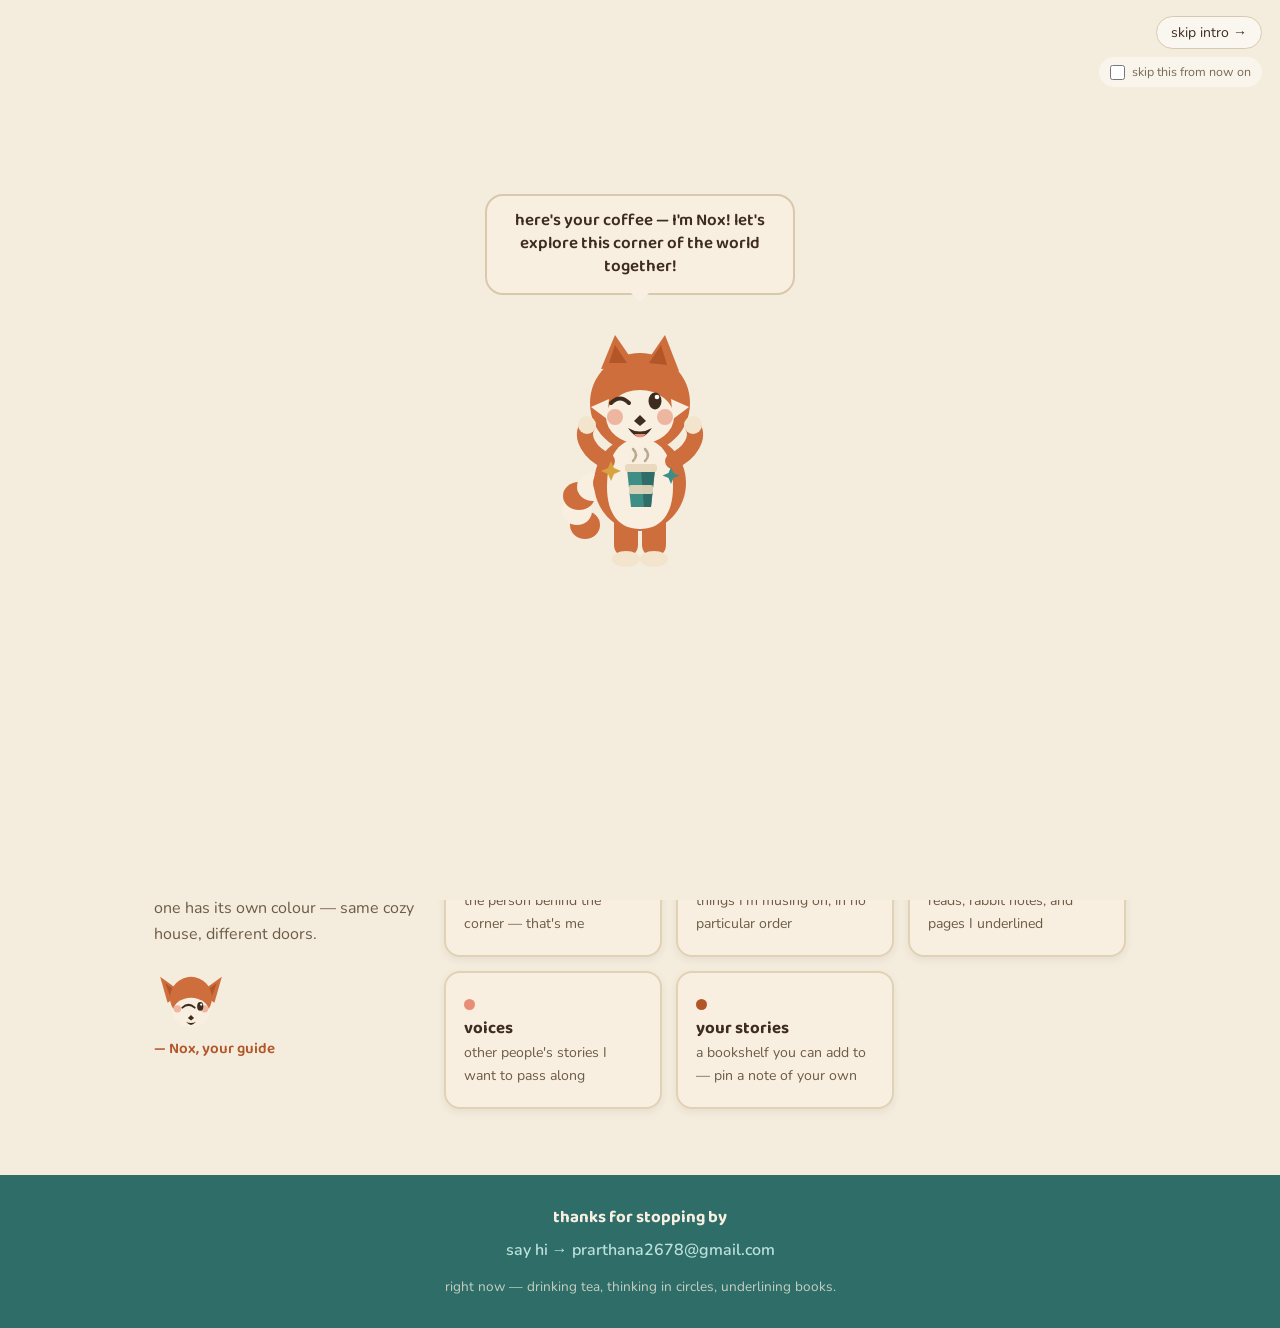
<file: index.html>
<!DOCTYPE html>
<html lang="en">
<head>
<meta charset="UTF-8">
<meta name="viewport" content="width=device-width, initial-scale=1.0">
<title>Prarthana's corner · a cozy corner of the internet</title>

<!-- shared fonts + shared stylesheet (every page uses style.css) -->
<link rel="preconnect" href="https://fonts.googleapis.com">
<link rel="preconnect" href="https://fonts.gstatic.com" crossorigin>
<link href="https://fonts.googleapis.com/css2?family=Baloo+2:wght@500;600;700&family=Nunito:wght@400;600&display=swap" rel="stylesheet">
<link rel="stylesheet" href="style.css">

<style>
/* ============================================================
   The welcome cover — Nox the fox walking in.
   This bit is only on the homepage, so it lives here in
   index.html instead of style.css.
   ============================================================ */

/* while the intro plays, lock the page so you can't scroll behind it */
body:not(.revealed){ overflow:hidden; height:100vh; }
body.revealed{ overflow-y:auto; height:auto; }

/* full-screen paper cover. Slides up out of the way when revealed */
.welcome{
  position:fixed; inset:0; z-index:50;
  background:var(--paper);
  overflow:hidden;
  transition:transform .9s ease .1s;
}
body.revealed .welcome{ transform:translateY(-101%); }

/* the animation stage inside the cover */
.intro{ position:absolute; inset:0; display:flex; align-items:center; justify-content:center; }

.controls{ position:absolute; top:16px; right:18px; z-index:9; display:flex; flex-direction:column; align-items:flex-end; gap:8px; }
.skip{ font-family:'Nunito',sans-serif; font-size:14px; color:var(--ink);
  background:rgba(255,255,255,.55); border:1.5px solid #d8c8ad; padding:6px 14px; border-radius:20px; cursor:pointer; }
.skip:hover{ background:#fff; }
.remember{ display:flex; align-items:center; gap:7px; font-size:12.5px; color:#7a6a54;
  background:rgba(255,255,255,.45); padding:5px 11px; border-radius:16px; cursor:pointer; user-select:none; }
.remember input{ accent-color:var(--fur); width:15px; height:15px; cursor:pointer; }

.walker{ transform:translateX(-140%); }
.play .walker{ animation:walkIn 2s cubic-bezier(.22,.61,.36,1) forwards; }
.play .bob{ animation:bob .5s ease-in-out 4; }
.dance{ transform-origin:50% 100%; }
.play .dance{ animation:dance 1.6s ease 2.1s forwards; }

.mascot{ width:250px; height:auto; display:block; }

/* the legs actually walk: they swing in opposite phase */
.legL,.legR{ transform-box:fill-box; transform-origin:50% 8%; }
.play .legL{ animation:step .5s ease-in-out 4; }
.play .legR{ animation:step .5s ease-in-out 4; animation-delay:-.25s; }

.speech{ position:absolute; left:50%; bottom:100%; transform:translateX(-50%); margin-bottom:16px;
  width:310px; text-align:center; font-family:'Baloo 2',cursive; font-weight:600; font-size:17px; line-height:1.35;
  color:var(--ink); background:var(--cream); border:2px solid #d8c8ad; padding:14px 18px; border-radius:18px; opacity:0; }
.speech::after{ content:""; position:absolute; left:50%; top:100%; transform:translateX(-50%);
  border:9px solid transparent; border-top-color:var(--cream); }
.play .speech{ animation:pop .5s ease 3.9s forwards; }

.cup{ transform-box:fill-box; transform-origin:50% 100%; opacity:0; }
.play .cup{ animation:coffeePop .55s cubic-bezier(.34,1.56,.64,1) 3.5s forwards; }
.spark{ transform-box:fill-box; transform-origin:center; opacity:0; }
.play .spark{ animation:sparkle .6s ease 3.55s forwards; }
.steam{ animation:steam 2.2s ease-in-out infinite; }
.tail{ transform-box:fill-box; transform-origin:85% 20%; animation:sway 3s ease-in-out infinite; }

@keyframes walkIn{ from{transform:translateX(-140%);} to{transform:translateX(0);} }
@keyframes bob{ 0%,100%{transform:translateY(0);} 50%{transform:translateY(-6px);} }
@keyframes step{ 0%,100%{transform:rotate(0);} 25%{transform:rotate(24deg);} 75%{transform:rotate(-24deg);} }
@keyframes dance{
  0%{transform:rotate(0) translateY(0);}
  15%{transform:rotate(-13deg) translateY(-6px);}
  30%{transform:rotate(0);}
  45%{transform:rotate(13deg) translateY(-6px);}
  60%{transform:rotate(0);}
  75%{transform:rotate(-10deg) translateY(-4px);}
  90%{transform:rotate(9deg);}
  100%{transform:rotate(0) translateY(0);} }
@keyframes coffeePop{ 0%{opacity:0; transform:scale(0) translateY(14px);} 100%{opacity:1; transform:scale(1) translateY(0);} }
@keyframes sparkle{ 0%{opacity:0; transform:scale(0);} 60%{opacity:1; transform:scale(1.25);} 100%{opacity:1; transform:scale(1);} }
@keyframes pop{ from{opacity:0; transform:translateX(-50%) scale(.7);} to{opacity:1; transform:translateX(-50%) scale(1);} }
@keyframes steam{ 0%,100%{opacity:.25; transform:translateY(0);} 50%{opacity:.7; transform:translateY(-6px);} }
@keyframes sway{ 0%,100%{transform:rotate(-5deg);} 50%{transform:rotate(6deg);} }

@media (prefers-reduced-motion:reduce){
  .walker{ transform:none; } .speech,.cup,.spark{ opacity:1; }
  .play .walker,.play .bob,.play .dance,.play .legL,.play .legR,.play .cup,.play .spark,.steam,.tail{ animation:none; }
}
</style>

  <!-- quiet visitor count — invisible to readers, you see it at prarthana.goatcounter.com -->
  <script data-goatcounter="https://prarthana.goatcounter.com/count" async src="//gc.zgo.at/count.js"></script>
</head>
<body>

<!-- ============================================================
     PART 1 · THE WELCOME (the full-screen fox cover)
     ============================================================ -->
<div class="welcome" id="welcome">
  <div class="controls">
    <button class="skip" id="skip">skip intro →</button>
    <label class="remember"><input type="checkbox" id="remember"> skip this from now on</label>
  </div>

  <div class="intro" id="intro">
    <div class="walker">
      <div class="bob">
        <div class="dance">
          <div style="position:relative;">
            <div class="speech">here's your coffee — I'm Nox! let's explore this corner of the world together!</div>

            <svg class="mascot" viewBox="0 0 250 278" xmlns="http://www.w3.org/2000/svg" aria-label="a cheerful fox handing over a coffee">
              <!-- tail, attached behind the body -->
              <g class="tail">
                <ellipse cx="70" cy="214" rx="15" ry="14" fill="var(--fur)"/>
                <ellipse cx="62" cy="200" rx="15" ry="14" fill="var(--cream)"/>
                <ellipse cx="64" cy="185" rx="16" ry="14" fill="var(--fur)"/>
                <ellipse cx="78" cy="176" rx="16" ry="14" fill="var(--cream)"/>
                <ellipse cx="94" cy="172" rx="16" ry="15" fill="var(--fur)"/>
              </g>

              <!-- LEGS (drawn first, tops tucked into the body so they connect) -->
              <g class="legL">
                <rect x="99" y="198" width="24" height="48" rx="12" fill="var(--fur)"/>
                <ellipse cx="111" cy="248" rx="14" ry="8" fill="var(--paw)"/>
              </g>
              <g class="legR">
                <rect x="127" y="198" width="24" height="48" rx="12" fill="var(--fur)"/>
                <ellipse cx="139" cy="248" rx="14" ry="8" fill="var(--paw)"/>
              </g>

              <!-- ONE connected body: head bulb + torso bulb, same fill, overlapping = single silhouette -->
              <ellipse cx="125" cy="172" rx="46" ry="48" fill="var(--fur)"/>
              <circle  cx="125" cy="92"  r="50" fill="var(--fur)"/>
              <!-- cream chest, flowing up toward the chin so head+body read as one -->
              <path d="M125 128 C150 128 158 150 158 176 C158 204 145 218 125 218 C105 218 92 204 92 176 C92 150 100 128 125 128 Z" fill="var(--cream)"/>

              <!-- arms up in a happy pose -->
              <path d="M92 150 C74 142 66 126 72 116" stroke="var(--fur)" stroke-width="16" fill="none" stroke-linecap="round"/>
              <path d="M158 150 C176 142 184 126 178 116" stroke="var(--fur)" stroke-width="16" fill="none" stroke-linecap="round"/>
              <circle cx="72" cy="114" r="9" fill="var(--paw)"/>
              <circle cx="178" cy="114" r="9" fill="var(--paw)"/>

              <!-- the coffee that pops out (teal cup, clearly not his fur colour) -->
              <g class="cup">
                <path class="steam" d="M118 150 q6 -6 0 -12" stroke="var(--steam)" stroke-width="2.5" fill="none" stroke-linecap="round"/>
                <path class="steam" d="M130 150 q6 -6 0 -12" stroke="var(--steam)" stroke-width="2.5" fill="none" stroke-linecap="round" style="animation-delay:.7s"/>
                <path d="M112 158 L140 158 L136 196 L116 196 Z" fill="var(--cup)"/>
                <path d="M126 158 L140 158 L136 196 L129 196 Z" fill="var(--cup-d)"/>
                <rect x="110" y="153" width="32" height="8" rx="3" fill="var(--lid)"/>
                <rect x="114" y="174" width="24" height="9" rx="2" fill="var(--lid)" opacity=".9"/>
              </g>
              <path class="spark" d="M96 150 l3 7 l7 3 l-7 3 l-3 7 l-3 -7 l-7 -3 l7 -3 Z" fill="var(--mustard)"/>
              <path class="spark" d="M156 156 l2.5 6 l6 2.5 l-6 2.5 l-2.5 6 l-2.5 -6 l-6 -2.5 l6 -2.5 Z" fill="var(--cup)" style="animation-delay:.15s"/>

              <!-- face -->
              <g>
                <polygon points="86,58 100,24 122,56" fill="var(--fur)"/>
                <polygon points="128,56 150,24 164,60" fill="var(--fur)"/>
                <polygon points="94,52 100,34 112,52" fill="var(--fur-d)"/>
                <polygon points="134,52 146,34 152,54" fill="var(--fur-d)"/>
                <polygon points="76,96 94,88 92,108" fill="var(--cream)"/>
                <polygon points="174,96 156,88 158,108" fill="var(--cream)"/>
                <ellipse cx="125" cy="106" rx="34" ry="27" fill="var(--cream)"/>
                <circle cx="100" cy="106" r="8" fill="var(--cheek)" opacity=".6"/>
                <circle cx="150" cy="106" r="8" fill="var(--cheek)" opacity=".6"/>
                <path d="M96 92 q9 -9 18 0" stroke="var(--ink)" stroke-width="4" fill="none" stroke-linecap="round"/>
                <ellipse cx="140" cy="90" rx="6.5" ry="8.5" fill="var(--ink)"/>
                <circle cx="142" cy="86" r="2.3" fill="#fff"/>
                <path d="M125 104 l6 6 l-6 5 l-6 -5 Z" fill="var(--ink)"/>
                <path d="M113 117 q12 18 24 0 q-12 7 -24 0 Z" fill="var(--ink)"/>
                <path d="M119 123 q6 7 12 0 Z" fill="var(--cheek)"/>
              </g>
            </svg>

          </div>
        </div>
      </div>
    </div>
  </div>
</div>

<!-- ============================================================
     PART 2 · THE HOMEPAGE (what Nox reveals)
     ============================================================ -->
<main>

  <!-- top bar with the little nav guide -->
  <header class="site-head">
    <a class="wordmark" href="index.html">Prarthana's corner</a>
    <nav class="site-nav">
      <a href="index.html" class="active">home</a>
      <a href="about.html">about</a>
      <a href="thoughts.html">thoughts</a>
      <a href="books.html">books</a>
      <a href="voices.html">voices</a>
      <a href="stories.html">stories</a>
    </nav>
  </header>

  <!-- hero: your photo slides in with a hello -->
  <section class="hero">
    <div class="wrap">
      <div class="hero-text">
        <h1>hi, I'm <span class="hello">Prarthana</span></h1>
        <p class="tagline">coffee, books, and other people's stories</p>
        <p class="bio">This is my corner of the internet — a cozy scrapbook of whatever I'm thinking, reading, and half-in-love-with. You're welcome to wander around; Nox will keep you company.</p>
        <a class="btn" href="#rooms">wander around →</a>
        <a class="btn" href="#" id="replay" style="background:var(--mustard);margin-left:10px;">replay the welcome</a>
      </div>

      <!-- the photo: a big frame, with tiny Nox standing beside it -->
      <figure class="photo">
        <div class="photo-stage">
          <div class="photo-card">
            <div class="photo-tape"></div>
            <!-- your photo lives at photos/me.jpg -->
            <img src="photos/me.jpg" alt="a photo of me">
            <div class="photo-caption">that's me ✦</div>
          </div>

          <!-- tiny Nox, down at the bottom corner -->
          <svg class="mini-fox" viewBox="0 0 96 128" xmlns="http://www.w3.org/2000/svg" role="img" aria-label="tiny Nox the fox beside the photo">
            <!-- tail -->
            <ellipse cx="19" cy="119" rx="8" ry="7" fill="var(--fur)"/>
            <ellipse cx="14" cy="108" rx="8" ry="7" fill="var(--cream)"/>
            <ellipse cx="17" cy="98"  rx="9" ry="7" fill="var(--fur)"/>
            <!-- legs + paws -->
            <rect x="34" y="100" width="13" height="24" rx="6" fill="var(--fur)"/>
            <rect x="49" y="100" width="13" height="24" rx="6" fill="var(--fur)"/>
            <ellipse cx="40" cy="126" rx="7" ry="4" fill="var(--paw)"/>
            <ellipse cx="55" cy="126" rx="7" ry="4" fill="var(--paw)"/>
            <!-- body + cream chest -->
            <ellipse cx="48" cy="85" rx="26" ry="27" fill="var(--fur)"/>
            <path d="M48 66 C64 66 68 78 68 92 C68 107 60 111 48 111 C36 111 28 107 28 92 C28 78 32 66 48 66 Z" fill="var(--cream)"/>
            <!-- head + ears -->
            <circle cx="48" cy="38" r="26" fill="var(--fur)"/>
            <polygon points="28,26 15,0 44,15" fill="var(--fur)"/>
            <polygon points="68,26 81,0 52,15" fill="var(--fur)"/>
            <polygon points="32,22 23,6 38,15" fill="var(--fur-d)"/>
            <polygon points="64,22 73,6 58,15" fill="var(--fur-d)"/>
            <!-- face -->
            <ellipse cx="48" cy="48" rx="18" ry="14" fill="var(--cream)"/>
            <circle cx="36" cy="46" r="4" fill="var(--cheek)" opacity=".65"/>
            <circle cx="60" cy="46" r="4" fill="var(--cheek)" opacity=".65"/>
            <path d="M38 45 q7 -6 14 0" stroke="var(--ink)" stroke-width="2.6" fill="none" stroke-linecap="round"/>
            <ellipse cx="58" cy="42" rx="3.5" ry="4.5" fill="var(--ink)"/>
            <circle cx="59" cy="40" r="1.3" fill="#fff"/>
            <path d="M48 52 l3.5 3.5 l-3.5 3 l-3.5 -3 Z" fill="var(--ink)"/>
            <path d="M42 61 q6 9 12 0 q-6 3 -12 0 Z" fill="var(--ink)"/>
            <!-- the teal coffee -->
            <path d="M68 70 q4.5 -4.5 0 -9" stroke="var(--steam)" stroke-width="2" fill="none" stroke-linecap="round"/>
            <path d="M77 70 q4.5 -4.5 0 -9" stroke="var(--steam)" stroke-width="2" fill="none" stroke-linecap="round"/>
            <path d="M67 74 L89 74 L86 90 L70 90 Z" fill="var(--cup)"/>
            <path d="M79 74 L89 74 L86 90 L83 90 Z" fill="var(--cup-d)"/>
            <rect x="65" y="71" width="26" height="6" rx="3" fill="var(--lid)"/>
          </svg>
        </div>
      </figure>
    </div>
  </section>

  <!-- latest peek: the newest thing in each room -->
  <section class="section">
    <div class="wrap">
      <h2 class="taped" style="--tape:var(--cup)">fresh from the corner</h2>
      <div class="cards">
        <a class="card" href="thoughts.html" style="--room:var(--fur)" data-room="thoughts">
          <span class="room">thoughts</span>
          <span class="post">your newest thought will live here</span>
          <span class="soon">first post coming soon</span>
        </a>
        <a class="card" href="books.html" style="--room:var(--cup)" data-room="books">
          <span class="room">books</span>
          <span class="post">your latest read will live here</span>
          <span class="soon">first book note coming soon</span>
        </a>
        <a class="card" href="voices.html" style="--room:var(--cheek)" data-room="voices">
          <span class="room">voices</span>
          <span class="post">someone's story will live here</span>
          <span class="soon">first voice coming soon</span>
        </a>
      </div>
    </div>
  </section>

  <!-- the rooms / navigation guide -->
  <section class="section guide" id="rooms">
    <div class="wrap">
      <div class="guide-side">
        <h2 class="taped" style="--tape:var(--fur)">pull up a chair</h2>
        <p class="section-blurb">Little rooms to wander into. Each one has its own colour — same cozy house, different doors.</p>
        <div class="nox-flag">
          <svg viewBox="0 0 120 112" xmlns="http://www.w3.org/2000/svg" aria-label="Nox's little face">
            <polygon points="22,66 10,24 46,50" fill="var(--fur)"/>
            <polygon points="98,66 110,24 74,50" fill="var(--fur)"/>
            <polygon points="28,60 18,34 40,50" fill="var(--fur-d)"/>
            <polygon points="92,60 102,34 80,50" fill="var(--fur-d)"/>
            <circle cx="60" cy="58" r="34" fill="var(--fur)"/>
            <ellipse cx="60" cy="82" rx="30" ry="24" fill="var(--cream)"/>
            <circle cx="38" cy="76" r="6" fill="var(--cheek)" opacity=".6"/>
            <circle cx="82" cy="76" r="6" fill="var(--cheek)" opacity=".6"/>
            <path d="M46 74 q10 -9 20 0" stroke="var(--ink)" stroke-width="3.2" fill="none" stroke-linecap="round"/>
            <ellipse cx="75" cy="72" rx="5" ry="7" fill="var(--ink)"/>
            <circle cx="76.5" cy="69" r="1.8" fill="#fff"/>
            <path d="M60 86 l5 5 l-5 4 l-5 -4 Z" fill="var(--ink)"/>
            <path d="M52 97 q8 10 16 0 q-8 4 -16 0 Z" fill="var(--ink)"/>
          </svg>
          — Nox, your guide
        </div>
      </div>

      <div class="guide-rooms">
        <a class="room-card" href="about.html" style="--room:var(--mustard)">
          <span class="dot"></span><h3>about</h3>
          <p>the person behind the corner — that's me</p>
        </a>
        <a class="room-card" href="thoughts.html" style="--room:var(--fur)">
          <span class="dot"></span><h3>thoughts</h3>
          <p>things I'm musing on, in no particular order</p>
        </a>
        <a class="room-card" href="books.html" style="--room:var(--cup)">
          <span class="dot"></span><h3>books</h3>
          <p>reads, rabbit holes, and pages I underlined</p>
        </a>
        <a class="room-card" href="voices.html" style="--room:var(--cheek)">
          <span class="dot"></span><h3>voices</h3>
          <p>other people's stories I want to pass along</p>
        </a>
        <a class="room-card" href="stories.html" style="--room:var(--fur-d)">
          <span class="dot"></span><h3>your stories</h3>
          <p>a bookshelf you can add to — pin a note of your own</p>
        </a>
      </div>
    </div>
  </section>

  <!-- footer: say hi by email -->
  <footer class="site-foot">
    <p class="tag">thanks for stopping by</p>
    <a href="mailto:prarthana2678@gmail.com">say hi → prarthana2678@gmail.com</a>
    <p class="foot-line">right now — drinking tea, thinking in circles, underlining books.</p>
  </footer>

</main>

<script>
  const welcome  = document.getElementById('welcome');
  const intro    = document.getElementById('intro');
  const remember = document.getElementById('remember');
  let timer;

  function savePref(v){ try{ v ? localStorage.setItem('skipIntro','1') : localStorage.removeItem('skipIntro'); }catch(e){} }
  function wantsSkip(){ try{ return localStorage.getItem('skipIntro') === '1'; }catch(e){ return false; } }

  function play(){
    document.body.classList.remove('revealed');
    intro.classList.remove('play');
    void intro.offsetWidth;
    intro.classList.add('play');
    clearTimeout(timer);
    timer = setTimeout(reveal, 7500);
  }
  function reveal(){ clearTimeout(timer); document.body.classList.add('revealed'); }

  remember.addEventListener('change', () => savePref(remember.checked));
  document.getElementById('skip').addEventListener('click', () => { if(remember.checked) savePref(true); reveal(); });
  document.getElementById('replay').addEventListener('click', (e) => { e.preventDefault(); savePref(false); remember.checked = false; play(); window.scrollTo(0,0); });

  if (wantsSkip()) { remember.checked = true; document.body.classList.add('revealed'); }
  else { play(); }
</script>

<script src="posts.js"></script>
<script>
  // keep the "fresh from the corner" cards showing your newest real post
  function fillCards(posts) {
    if (!posts) return;
    const latest = {};
    posts.forEach(p => { if (!latest[p.room]) latest[p.room] = p; });

    ['thoughts', 'books', 'voices'].forEach(room => {
      const card = document.querySelector('.card[data-room="' + room + '"]');
      const p    = latest[room];
      if (!card) return;
      if (!p) return;                  // no post yet → keep the cosy placeholder
      card.href = postHref(p.id);
      card.querySelector('.post').textContent = p.title;
      card.querySelector('.soon').textContent = p.date + ' · read it →';
    });
  }

  (async () => {
    try {
      fillCards(await fetchPosts(null, fillCards));   // paints instantly from memory
    } catch (err) { /* notebook napping — keep the placeholders */ }
  })();
</script>

</body>
</html>
</file>
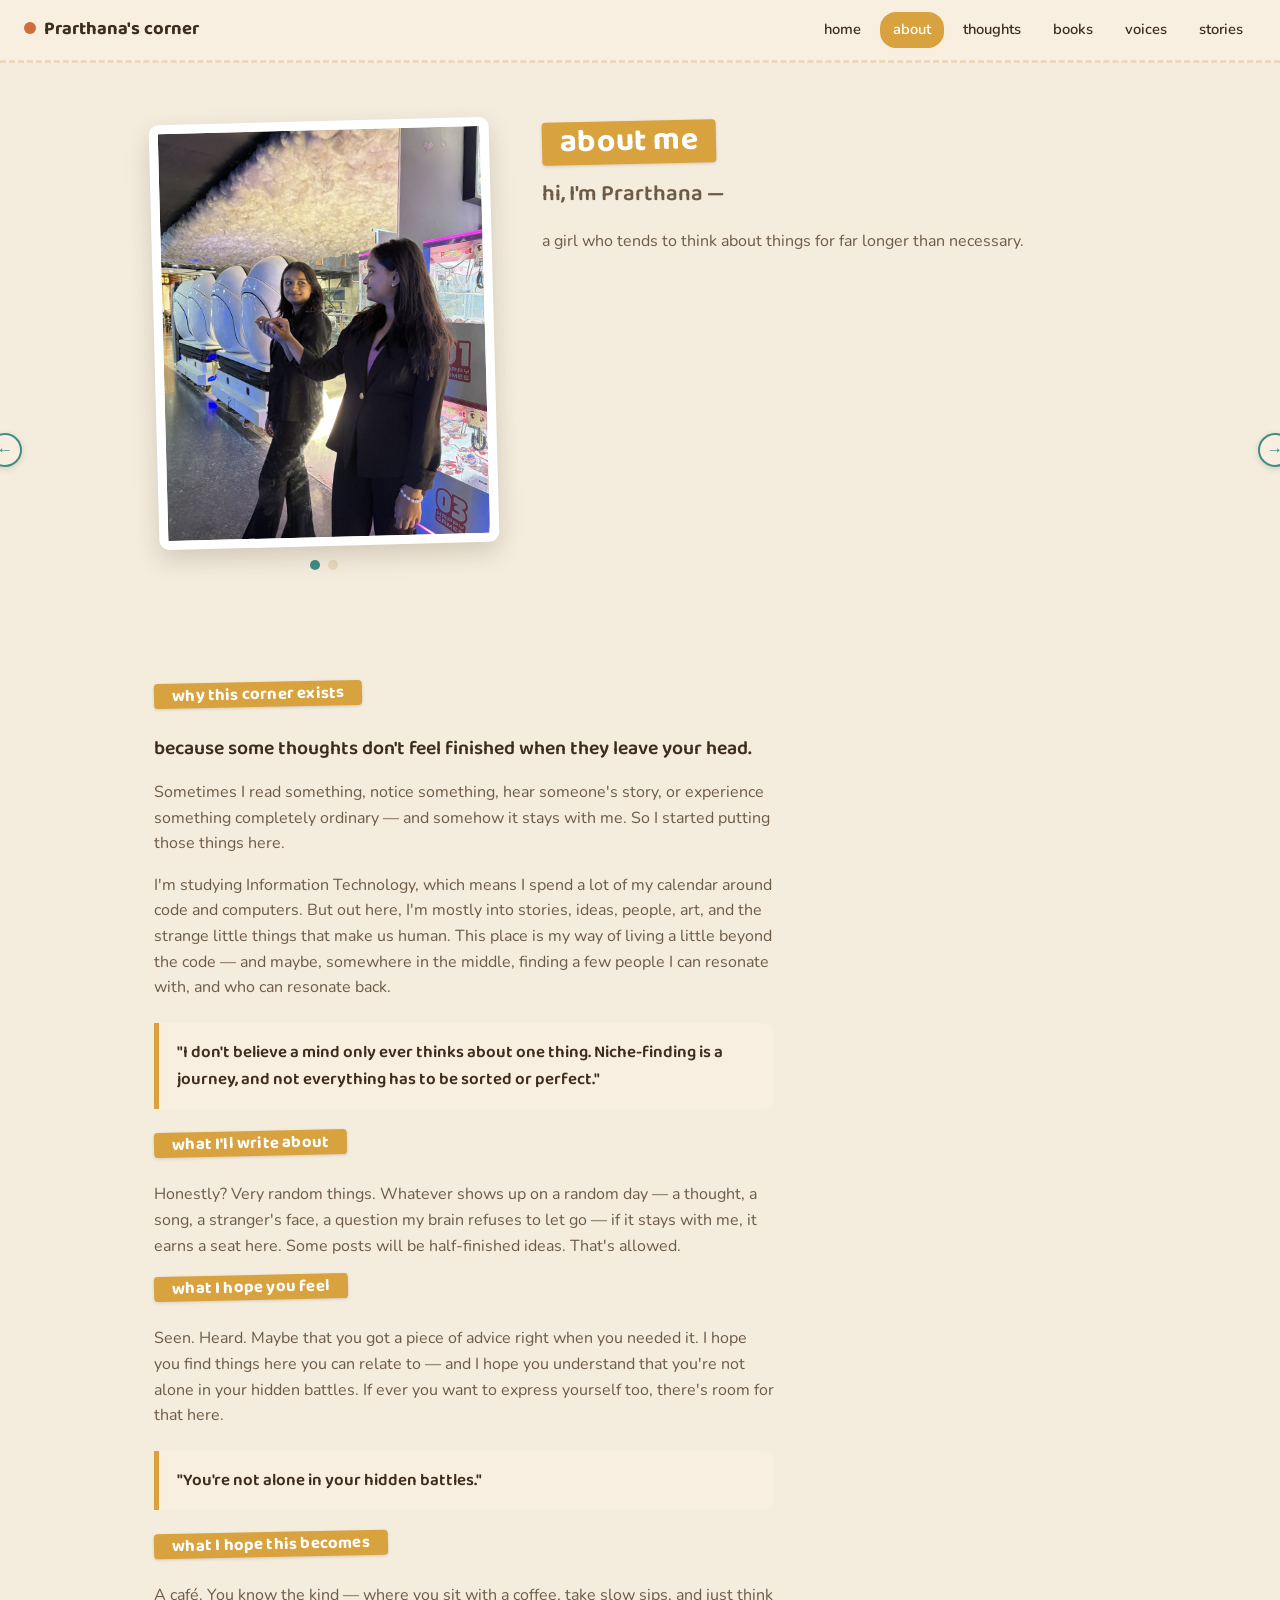
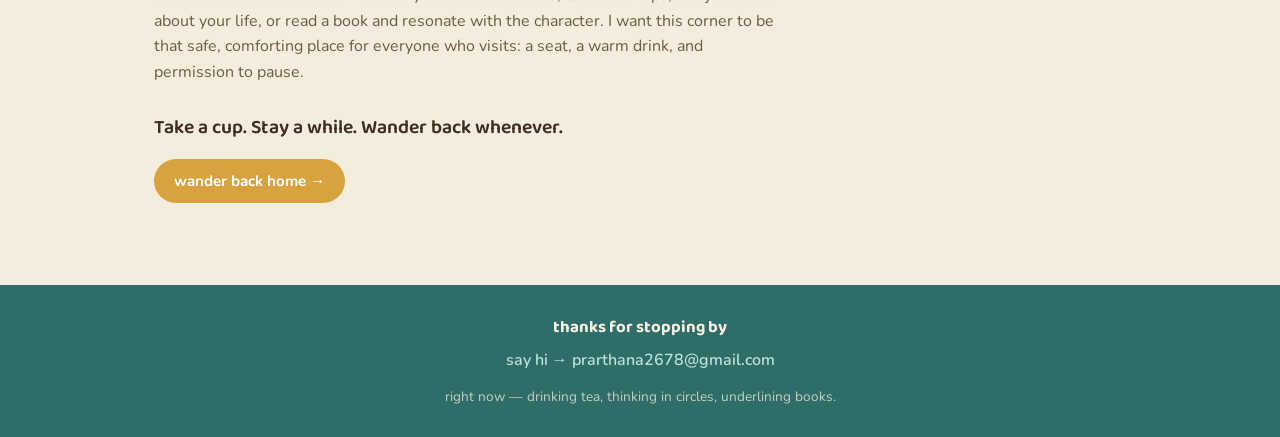
<file: about.html>
<!DOCTYPE html>
<html lang="en">
<head>
<meta charset="UTF-8">
<meta name="viewport" content="width=device-width, initial-scale=1.0">
<title>about · Prarthana's corner</title>
<link rel="preconnect" href="https://fonts.googleapis.com">
<link rel="preconnect" href="https://fonts.gstatic.com" crossorigin>
<link href="https://fonts.googleapis.com/css2?family=Baloo+2:wght@500;600;700&family=Nunito:wght@400;600&display=swap" rel="stylesheet">
<link rel="stylesheet" href="style.css">

  <!-- quiet visitor count — invisible to readers, you see it at prarthana.goatcounter.com -->
  <script data-goatcounter="https://prarthana.goatcounter.com/count" async src="//gc.zgo.at/count.js"></script>
</head>
<body style="--accent:var(--mustard)">
  <!-- accent = mustard, the "about me" colour -->

<header class="site-head">
  <a class="wordmark" href="index.html">Prarthana's corner</a>
  <nav class="site-nav">
    <a href="index.html">home</a>
    <a href="about.html" class="active">about</a>
    <a href="thoughts.html">thoughts</a>
    <a href="books.html">books</a>
    <a href="voices.html">voices</a>
    <a href="stories.html">stories</a>
  </nav>
</header>

<main>

  <!-- hello + the rotating photos -->
  <section class="page">
    <div class="wrap">
      <div class="about-grid">

        <div class="photo-show" id="show">
          <div class="slides">
            <img src="photos/about-1.jpg" alt="one photo of me" class="slide on">
            <img src="photos/about-2.jpg" alt="another photo of me" class="slide">
          </div>
          <button class="s-btn s-prev" id="prev" aria-label="previous photo">←</button>
          <button class="s-btn s-next" id="next" aria-label="next photo">→</button>
          <div class="dots" id="dots"></div>
        </div>

        <div class="about-text">
          <h2 class="taped" style="--tape:var(--mustard)">about me</h2>
          <p class="lead" style="font-family:'Baloo 2',cursive;font-weight:600;font-size:1.4rem;">hi, I'm Prarthana —</p>
          <p>a girl who tends to think about things for far longer than necessary.</p>
        </div>

      </div>
    </div>
  </section>

  <!-- the story -->
  <section class="section">
    <div class="wrap">
      <div class="story">

        <h2 class="taped" style="--tape:var(--mustard)">why this corner exists</h2>
        <p class="lead">because some thoughts don't feel finished when they leave your head.</p>
        <p>Sometimes I read something, notice something, hear someone's story, or experience something completely ordinary — and somehow it stays with me. So I started putting those things here.</p>
        <p>I'm studying Information Technology, which means I spend a lot of my calendar around code and computers. But out here, I'm mostly into stories, ideas, people, art, and the strange little things that make us human. This place is my way of living a little beyond the code — and maybe, somewhere in the middle, finding a few people I can resonate with, and who can resonate back.</p>

        <div class="pull">"I don't believe a mind only ever thinks about one thing. Niche-finding is a journey, and not everything has to be sorted or perfect."</div>

        <h2 class="taped" style="--tape:var(--mustard)">what I'll write about</h2>
        <p>Honestly? Very random things. Whatever shows up on a random day — a thought, a song, a stranger's face, a question my brain refuses to let go — if it stays with me, it earns a seat here. Some posts will be half-finished ideas. That's allowed.</p>

        <h2 class="taped" style="--tape:var(--mustard)">what I hope you feel</h2>
        <p>Seen. Heard. Maybe that you got a piece of advice right when you needed it. I hope you find things here you can relate to — and I hope you understand that you're not alone in your hidden battles. If ever you want to express yourself too, there's room for that here.</p>

        <div class="pull">"You're not alone in your hidden battles."</div>

        <h2 class="taped" style="--tape:var(--mustard)">what I hope this becomes</h2>
        <p>A café. You know the kind — where you sit with a coffee, take slow sips, and just think about your life, or read a book and resonate with the character. I want this corner to be that safe, comforting place for everyone who visits: a seat, a warm drink, and permission to pause.</p>
        <p class="lead" style="margin-top:26px;">Take a cup. Stay a while. Wander back whenever.</p>
        <p><a class="btn" href="index.html">wander back home →</a></p>

      </div>
    </div>
  </section>

</main>

<footer class="site-foot">
  <p class="tag">thanks for stopping by</p>
  <a href="mailto:prarthana2678@gmail.com">say hi → prarthana2678@gmail.com</a>
  <p class="foot-line">right now — drinking tea, thinking in circles, underlining books.</p>
</footer>

<script>
  // the little four-photo flip (two for now)
  const slides = document.querySelectorAll('.slide');
  const dotsBox = document.getElementById('dots');
  let i = 0;

  slides.forEach((_, n) => {
    const d = document.createElement('button');
    d.className = 'dot' + (n === 0 ? ' on' : '');
    d.addEventListener('click', () => show(n));
    dotsBox.appendChild(d);
  });
  const dots = dotsBox.children;

  function show(n){
    slides[i].classList.remove('on');
    dots[i].classList.remove('on');
    i = (n + slides.length) % slides.length;
    slides[i].classList.add('on');
    dots[i].classList.add('on');
  }

  document.getElementById('prev').addEventListener('click', () => show(i - 1));
  document.getElementById('next').addEventListener('click', () => show(i + 1));
  setInterval(() => show(i + 1), 4000);
</script>

</body>
</html>
</file>
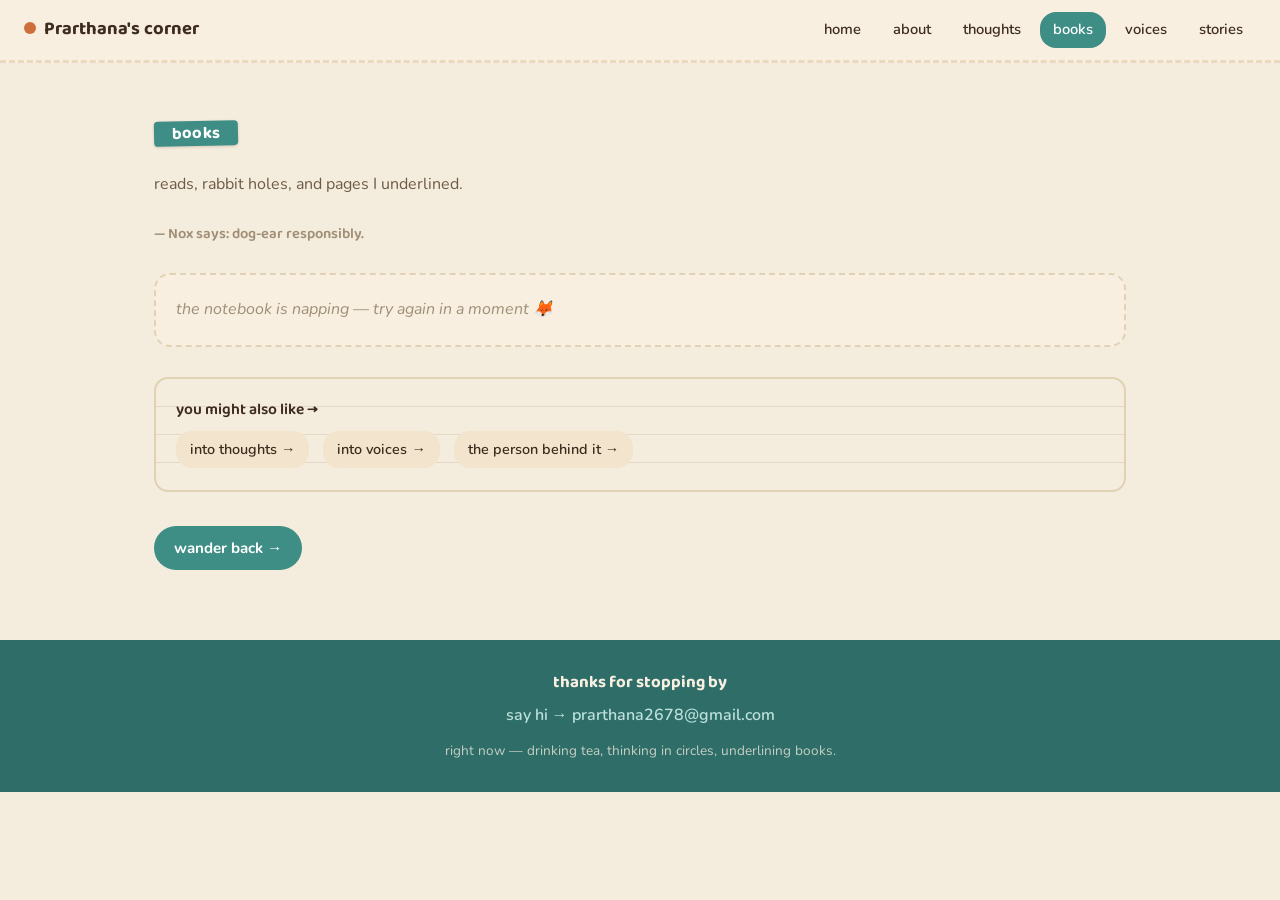
<file: books.html>
<!DOCTYPE html>
<html lang="en">
<head>
<meta charset="UTF-8">
<meta name="viewport" content="width=device-width, initial-scale=1.0">
<title>books · Prarthana's corner</title>
<link rel="preconnect" href="https://fonts.googleapis.com">
<link rel="preconnect" href="https://fonts.gstatic.com" crossorigin>
<link href="https://fonts.googleapis.com/css2?family=Baloo+2:wght@500;600;700&family=Nunito:wght@400;600&display=swap" rel="stylesheet">
<link rel="stylesheet" href="style.css">

  <!-- quiet visitor count — invisible to readers, you see it at prarthana.goatcounter.com -->
  <script data-goatcounter="https://prarthana.goatcounter.com/count" async src="//gc.zgo.at/count.js"></script>
</head>
<body style="--accent:var(--cup);--room:var(--cup)">

<header class="site-head">
  <a class="wordmark" href="index.html">Prarthana's corner</a>
  <nav class="site-nav">
    <a href="index.html">home</a>
    <a href="about.html">about</a>
    <a href="thoughts.html">thoughts</a>
    <a href="books.html" class="active">books</a>
    <a href="voices.html">voices</a>
    <a href="stories.html">stories</a>
  </nav>
</header>

<main>

  <section class="page">
    <div class="wrap">
      <div class="room-head">
        <h2 class="taped" style="--tape:var(--cup)">books</h2>
        <p class="section-blurb">reads, rabbit holes, and pages I underlined.</p>
        <p class="nox-line">— Nox says: dog-ear responsibly.</p>
      </div>

      <!-- your book notes, newest first — a numbered list, click to read the whole post -->
      <ol class="post-list" id="postList">
        <li class="post-empty">gathering your bookmarks…
          <span class="post-empty-hint">(if it stays quiet, check that the notebook script is deployed)</span>
        </li>
      </ol>

      <!-- the rabbit-hole strip: places to wander next -->
      <section class="rabbit-hole">
        <h3>you might also like →</h3>
        <a class="rh-link" href="thoughts.html">into thoughts →</a>
        <a class="rh-link" href="voices.html">into voices →</a>
        <a class="rh-link" href="about.html">the person behind it →</a>
      </section>

      <p class="room-back"><a class="btn" href="index.html#rooms">wander back →</a></p>
    </div>
  </section>

</main>

<footer class="site-foot">
  <p class="tag">thanks for stopping by</p>
  <a href="mailto:prarthana2678@gmail.com">say hi → prarthana2678@gmail.com</a>
  <p class="foot-line">right now — drinking tea, thinking in circles, underlining books.</p>
</footer>

<script src="posts.js"></script>
<script>
  const list = document.getElementById('postList');

  function render(posts) {
    if (!posts || !posts.length) {
      list.innerHTML = '<li class="post-empty">no book notes yet — the first bookmark will land here.'
        + '<span class="post-empty-hint">(written by the owner, in her writing nook)</span></li>';
      return;
    }
    list.innerHTML = posts.map(p =>
      '<li><a class="post-link" href="' + postHref(p.id) + '">' +
        '<span class="p-top"><span class="p-title">' + esc(p.title) + '</span>' +
        '<span class="p-date">' + esc(p.date) + '</span></span>' +
        (p.desc ? '<span class="p-desc">' + esc(p.desc) + '</span>' : '') +
        '<span class="p-more">read it →</span>' +
      '</a></li>'
    ).join('');
  }

  (async () => {
    try {
      render(await fetchPosts('books', render));
    } catch (err) {
      list.innerHTML = '<li class="post-empty">the notebook is napping — try again in a moment 🦊</li>';
    }
  })();
</script>

</body>
</html>
</file>
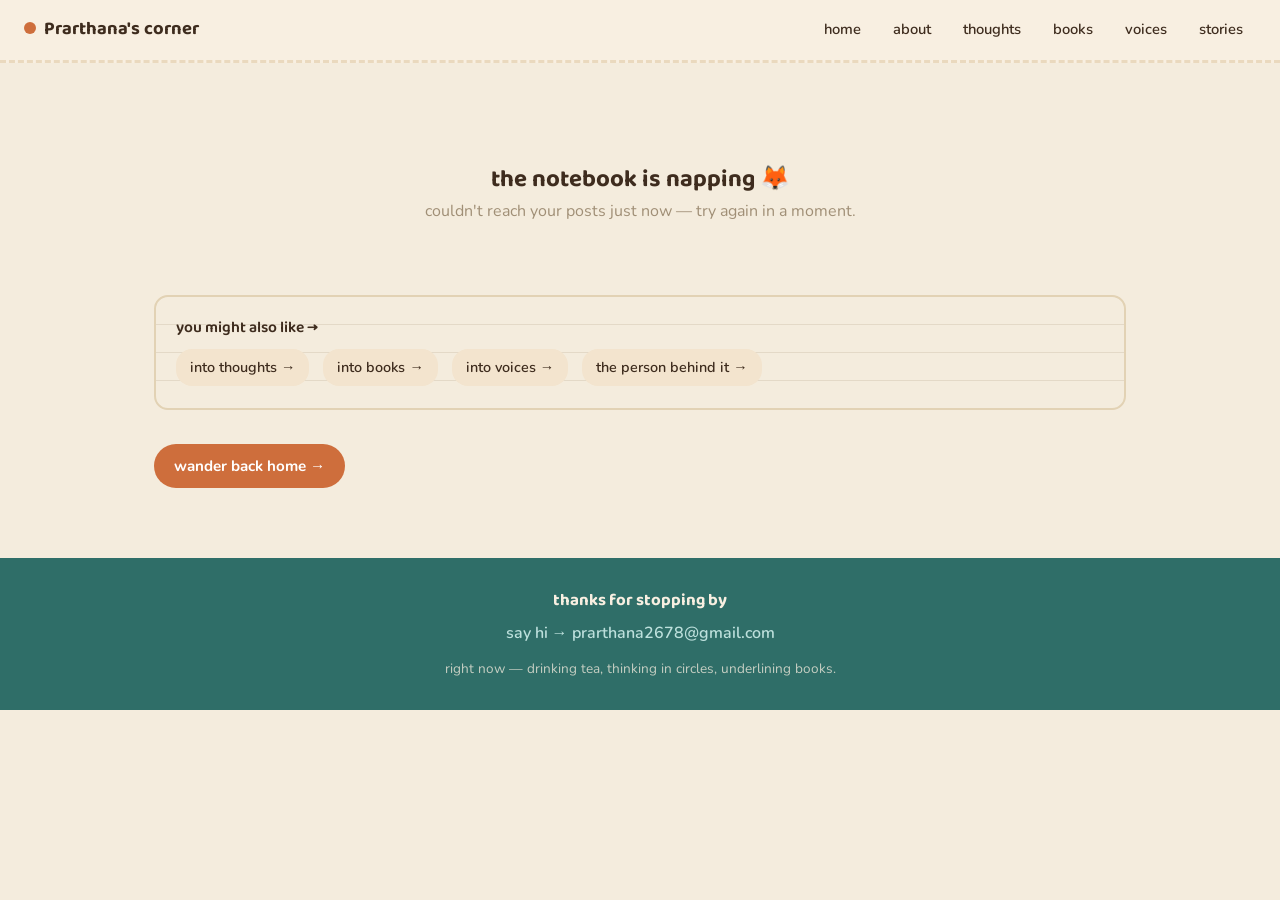
<file: post.html>
<!DOCTYPE html>
<html lang="en">
<head>
<meta charset="UTF-8">
<meta name="viewport" content="width=device-width, initial-scale=1.0">
<title>reading · Prarthana's corner</title>
<link rel="preconnect" href="https://fonts.googleapis.com">
<link rel="preconnect" href="https://fonts.gstatic.com" crossorigin>
<link href="https://fonts.googleapis.com/css2?family=Baloo+2:wght@500;600;700&family=Nunito:wght@400;600&family=Caveat:wght@500;600;700&display=swap" rel="stylesheet">
<link rel="stylesheet" href="style.css">

  <!-- quiet visitor count — invisible to readers, you see it at prarthana.goatcounter.com -->
  <script data-goatcounter="https://prarthana.goatcounter.com/count" async src="//gc.zgo.at/count.js"></script>
</head>
<body style="--accent:var(--fur);--room:var(--fur)">

<header class="site-head">
  <a class="wordmark" href="index.html">Prarthana's corner</a>
  <nav class="site-nav">
    <a href="index.html">home</a>
    <a href="about.html">about</a>
    <a href="thoughts.html">thoughts</a>
    <a href="books.html">books</a>
    <a href="voices.html">voices</a>
    <a href="stories.html">stories</a>
  </nav>
</header>

<main>
  <section class="page">
    <div class="wrap">
      <div id="thePost"></div>

      <section class="rabbit-hole">
        <h3>you might also like →</h3>
        <a class="rh-link" href="thoughts.html">into thoughts →</a>
        <a class="rh-link" href="books.html">into books →</a>
        <a class="rh-link" href="voices.html">into voices →</a>
        <a class="rh-link" href="about.html">the person behind it →</a>
      </section>

      <p class="room-back"><a class="btn" href="index.html#rooms">wander back home →</a></p>
    </div>
  </section>
</main>

<footer class="site-foot">
  <p class="tag">thanks for stopping by</p>
  <a href="mailto:prarthana2678@gmail.com">say hi → prarthana2678@gmail.com</a>
  <p class="foot-line">right now — drinking tea, thinking in circles, underlining books.</p>
</footer>

<script src="posts.js"></script>
<script>
  // each room has its own accent colour — a post takes the colour of its room
  const roomColor = {
    thoughts: { accent: 'var(--fur)', room: 'var(--fur)'  },
    books:    { accent: 'var(--cup)', room: 'var(--cup)'  },
    voices:   { accent: 'var(--cheek)', room: 'var(--cheek)' }
  };

  const q     = new URLSearchParams(location.search).get('id') || '';
  const slots = document.getElementById('thePost');

  (async () => {
    try {
      const posts = await fetchPosts();
      const p = posts.find(post => post.id === q);

      if (!p) {
        slots.innerHTML =
          '<div class="missing"><p class="big">this post wandered off 🦊</p>' +
          '<p>it might have been taken down, or the link is sleepy. try the rooms below.</p></div>';
        return;
      }

      const room = roomColor[p.room] || roomColor.thoughts;
      document.body.style.setProperty('--accent', room.accent);
      document.body.style.setProperty('--room',   room.room);

      // mark the right nav link as active
      document.querySelectorAll('.site-nav a').forEach(a => {
        a.classList.remove('active');
        if (a.getAttribute('href') === p.room + '.html') a.classList.add('active');
      });

      document.title = p.title + ' · Prarthana\'s corner';

      const paragraphs = paraBlocks(p.body)
        .map(b => '<p>' + esc(b) + '</p>')
        .join('');

      const pic = p.image
        ? '<figure class="post-pic"><img src="' + esc(p.image) +
          '" alt="' + esc(p.caption || p.title) + '">' +
          (p.caption ? '<figcaption class="post-cap">' + esc(p.caption) + '</figcaption>' : '') +
          '</figure>'
        : '';

      slots.innerHTML =
        '<article class="post-page flavour-' + esc(p.style || 'standard') + '">' +
          '<span class="post-kicker">' + esc(p.room) + '</span>' +
          '<h1 class="post-title">' + esc(p.title) + '</h1>' +
          '<p class="post-date2">' + esc(p.date || '') + '</p>' +
          pic +
          (p.desc ? '<p class="post-lead">' + esc(p.desc) + '</p>' : '') +
          '<div class="post-body2">' + paragraphs + '</div>' +
        '</article>';
    } catch (err) {
      slots.innerHTML =
        '<div class="missing"><p class="big">the notebook is napping 🦊</p>' +
        '<p>couldn\'t reach your posts just now — try again in a moment.</p></div>';
    }
  })();
</script>

</body>
</html>
</file>
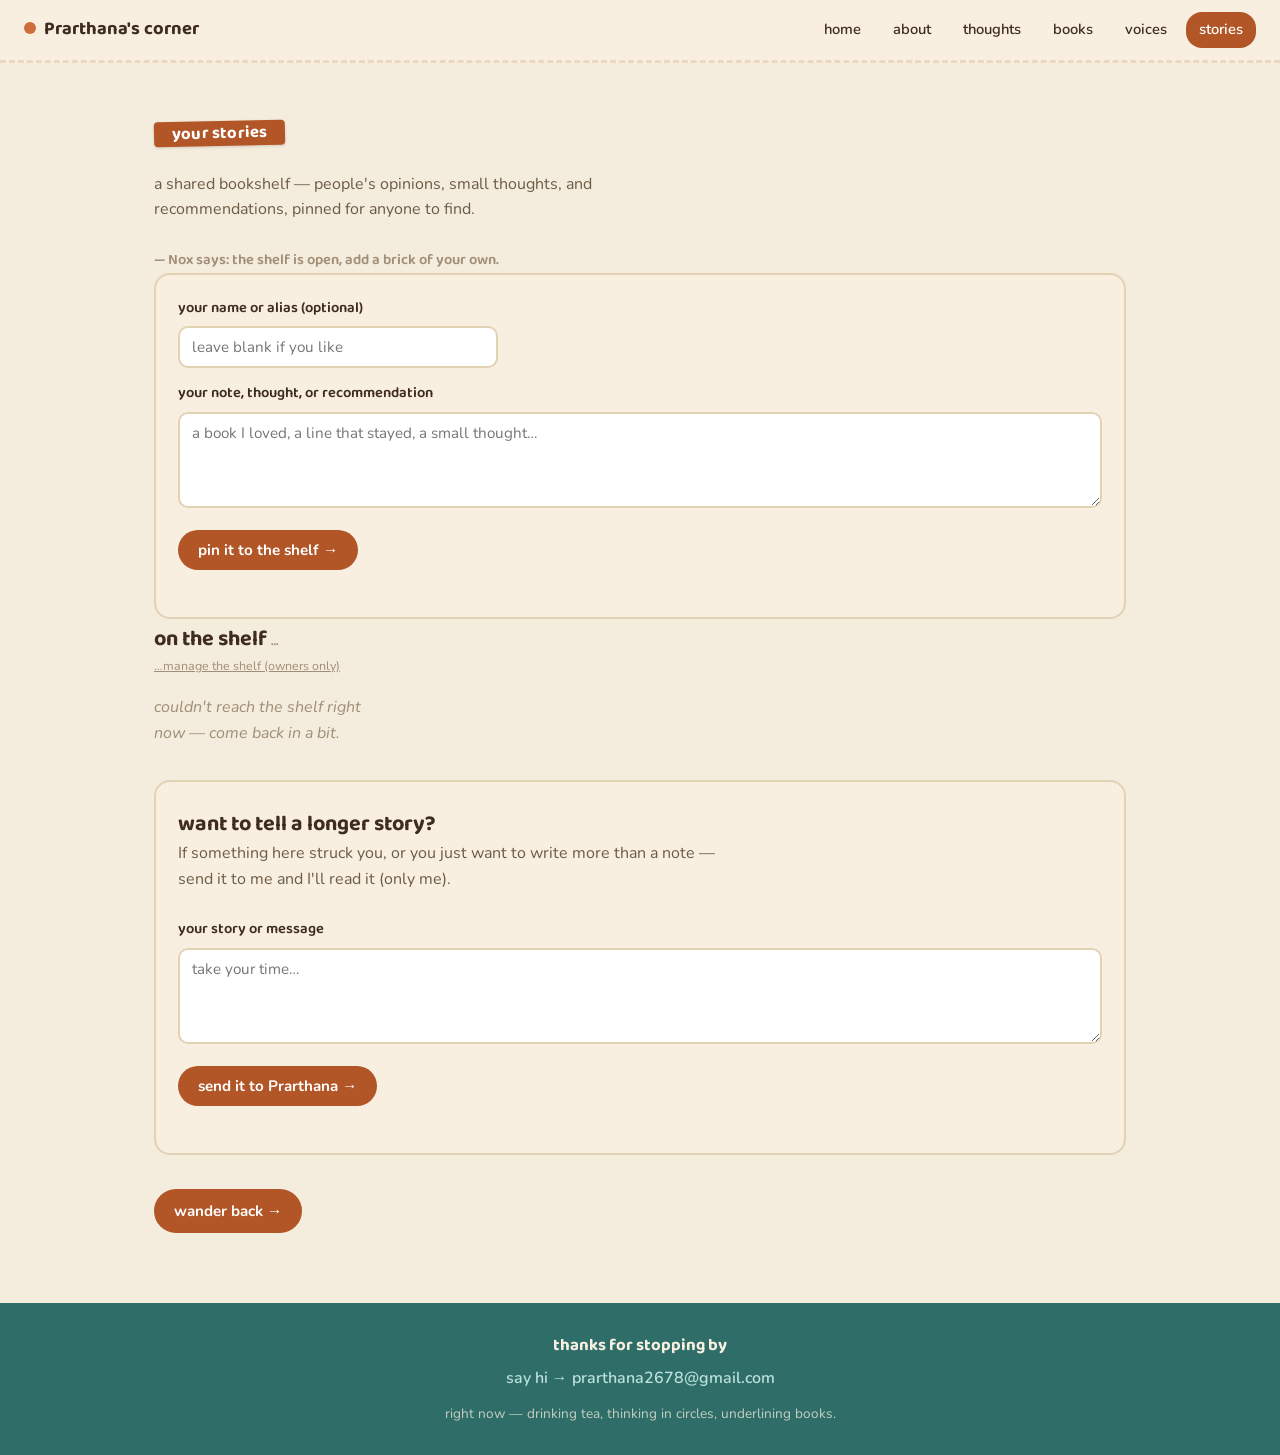
<file: stories.html>
<!DOCTYPE html>
<html lang="en">
<head>
<meta charset="UTF-8">
<meta name="viewport" content="width=device-width, initial-scale=1.0">
<title>your stories · Prarthana's corner</title>
<link rel="preconnect" href="https://fonts.googleapis.com">
<link rel="preconnect" href="https://fonts.gstatic.com" crossorigin>
<link href="https://fonts.googleapis.com/css2?family=Baloo+2:wght@500;600;700&family=Nunito:wght@400;600&display=swap" rel="stylesheet">
<link rel="stylesheet" href="style.css">

  <!-- quiet visitor count — invisible to readers, you see it at prarthana.goatcounter.com -->
  <script data-goatcounter="https://prarthana.goatcounter.com/count" async src="//gc.zgo.at/count.js"></script>
</head>
<body style="--accent:var(--fur-d)">
  <!-- accent = darker fox fur, the "your stories" colour -->

<header class="site-head">
  <a class="wordmark" href="index.html">Prarthana's corner</a>
  <nav class="site-nav">
    <a href="index.html">home</a>
    <a href="about.html">about</a>
    <a href="thoughts.html">thoughts</a>
    <a href="books.html">books</a>
    <a href="voices.html">voices</a>
    <a href="stories.html" class="active">stories</a>
  </nav>
</header>

<main>

  <section class="page">
    <div class="wrap">
      <div class="room-head">
        <h2 class="taped" style="--tape:var(--fur-d)">your stories</h2>
        <p class="section-blurb">a shared bookshelf — people's opinions, small thoughts, and recommendations, pinned for anyone to find.</p>
        <p class="nox-line">— Nox says: the shelf is open, add a brick of your own.</p>
      </div>

      <!-- one: pin a note straight onto the shelf (instant) -->
      <div class="form-box">
        <label for="pinName">your name or alias (optional)</label>
        <input type="text" id="pinName" maxlength="40" placeholder="leave blank if you like">

        <label for="pinMsg">your note, thought, or recommendation</label>
        <textarea id="pinMsg" maxlength="280" placeholder="a book I loved, a line that stayed, a small thought…"></textarea>

        <!-- the form quietly posts to your Google notebook.
             target=shelfTarget sends it into a hidden frame instead
             of moving the page, so nothing jumps -->
        <form id="pinForm" action="https://script.google.com/macros/s/AKfycbwiGVGcNqYDgmXg2njFVMOrpuYKmQBbqbvV-kzTvsfZh2kF560SqXaDUJyG9CM37mMW/exec" method="POST" target="shelfTarget">
          <input type="hidden" name="id" id="pinIdHidden">
          <input type="hidden" name="name" id="pinNameHidden">
          <input type="hidden" name="message" id="pinMsgHidden">
          <button type="submit" class="btn" style="--accent:var(--fur-d)">pin it to the shelf →</button>
          <p class="status" id="pinStatus"></p>
        </form>
      </div>
      <iframe name="shelfTarget" style="display:none" title="quiet helper frame"></iframe>

      <!-- the shelf itself -->
      <h3 class="shelf-title">on the shelf <span id="shelfCount"></span></h3>
      <button class="shelf-manage" id="shelfManage">…manage the shelf (owners only)</button>
      <div class="shelf" id="shelf"></div>

      <div style="height:34px"></div>

      <!-- two: email me a longer story (goes straight to Prarthana, private) -->
      <div class="form-box">
        <h3 class="shelf-title">want to tell a longer story?</h3>
        <p class="section-blurb" style="margin-top:4px;">If something here struck you, or you just want to write more than a note — send it to me and I'll read it (only me).</p>

        <form id="storyForm" action="https://formspree.io/f/xljeepkw" method="POST">
          <label for="storyMsg">your story or message</label>
          <textarea id="storyMsg" name="message" maxlength="2000" placeholder="take your time…" required></textarea>
          <button type="submit" class="btn">send it to Prarthana →</button>
          <p class="status" id="storyStatus"></p>
        </form>
      </div>

      <p class="room-back"><a class="btn" href="index.html#rooms">wander back →</a></p>
    </div>
  </section>

</main>

<footer class="site-foot">
  <p class="tag">thanks for stopping by</p>
  <a href="mailto:prarthana2678@gmail.com">say hi → prarthana2678@gmail.com</a>
  <p class="foot-line">right now — drinking tea, thinking in circles, underlining books.</p>
</footer>

<script>
  // ============================================================
  //   SETUP — paste your two links here (see back-office/)
  // ============================================================
  const SHELF_URL = "https://script.google.com/macros/s/AKfycbwiGVGcNqYDgmXg2njFVMOrpuYKmQBbqbvV-kzTvsfZh2kF560SqXaDUJyG9CM37mMW/exec"; // your Google notebook

  const shelf = document.getElementById('shelf');

  function connected(){ return SHELF_URL.indexOf('PASTE') === -1; }

  // -- owner mode: with the shelf key, Prarthana can remove ANY note.
  //    (the key is typed in, never shown on the page, and remembered
  //    only in this tab's memory)
  const OWNER_KEY = 'prarthana-pours-the-tea';
  let ownerMode = false;
  try { ownerMode = sessionStorage.getItem('shelfOwner') === '1'; } catch (e) {}

  // -- the receipts: ids of notes pinned on THIS device.
  //    Keys are stored on the visitor's own browser only, so only
  //    their device can offer a "take it down" button.
  function getReceipts(){ try{ return JSON.parse(localStorage.getItem('shelfReceipts') || '[]'); }catch(e){ return []; } }
  function keepReceipt(id){ const r = getReceipts(); r.push(id); try{ localStorage.setItem('shelfReceipts', JSON.stringify(r)); }catch(e){} }

  // -- build one little note card --
  function noteCard(n){
    const receipts   = getReceipts();
    const mine       = receipts.indexOf(n.id) !== -1;   // did THIS device pin it?
    const canRemove  = mine || ownerMode;               // pinned here, or owner managing
    const d = document.createElement('div');
    d.className = 'note';
    d.id = 'note-' + n.id;
    d.innerHTML = '<div class="who">' + n.name + '</div>' +
                  '<div class="msg">' + n.message + '</div>' +
                  '<div class="when">pinned ' + n.time + '</div>' +
                  (canRemove ? '<button class="note-remove" data-id="' + n.id + '">' + (ownerMode ? '✕ remove' : 'take it down ✕') + '</button>' : '');
    return d;
  }

  // owner manages: prompts for the key, then every note gets a ✕
  document.getElementById('shelfManage').addEventListener('click', () => {
    if (ownerMode){
      ownerMode = false;
      try { sessionStorage.removeItem('shelfOwner'); } catch (e) {}
      document.getElementById('pinStatus').textContent = 'owner mode off';
      loadShelf();
      return;
    }
    const k = prompt('owner only — type the shelf key:');
    if (!k) return;
    if (k === OWNER_KEY){
      ownerMode = true;
      try { sessionStorage.setItem('shelfOwner', '1'); } catch (e) {}
      document.getElementById('pinStatus').textContent = 'owner mode on — every note now has a ✕ for you';
      loadShelf();
    } else {
      document.getElementById('pinStatus').textContent = 'that\'s not the shelf key 🦊';
    }
  });

  // -- fetch every note from the sheet --
  async function loadShelf(){
    document.getElementById('shelfCount').textContent = connected() ? '…' : '—';
    if (!connected()){
      shelf.innerHTML = '<p class="shelf-empty">the shelf is warming up — it wakes up once the two links are pasted in.</p>';
      return;
    }
    try{
      const r  = await fetch(SHELF_URL + '?_=' + Date.now(), { method:'GET' });
      const ns = await r.json();
      shelf.innerHTML = '';
      ns.forEach(n => shelf.appendChild(noteCard(n)));
      document.getElementById('shelfCount').textContent = ns.length + ' note' + (ns.length === 1 ? '' : 's');
      document.getElementById('pinStatus').textContent = '';
    }catch(err){
      shelf.innerHTML = '<p class="shelf-empty">couldn\'t reach the shelf right now — come back in a bit.</p>';
    }
  }

  // -- pin a new note --
  const pinForm   = document.getElementById('pinForm');
  const hiddenId  = document.getElementById('pinIdHidden');
  const hiddenName = document.getElementById('pinNameHidden');
  const hiddenMsg  = document.getElementById('pinMsgHidden');
  const iframe = document.querySelector('iframe[name="shelfTarget"]');

  pinForm.addEventListener('submit', (e) => {
    const msg = document.getElementById('pinMsg').value.trim();
    if (!msg){ document.getElementById('pinStatus').textContent = 'the note itself is the important part ✎'; e.preventDefault(); return; }
    if (!connected()){
      document.getElementById('pinStatus').textContent = 'shelf not connected yet — see the setup note at the top of the script.';
      e.preventDefault(); return;
    }
    // a random id, kept as this device's receipt
    const id = 'n' + Date.now().toString(36) + Math.random().toString(36).slice(2, 6);
    hiddenId.value = id;
    hiddenName.value = document.getElementById('pinName').value.trim();
    hiddenMsg.value  = msg;
    keepReceipt(id);
    document.getElementById('pinStatus').textContent = 'pinning…';
    // when the hidden frame finishes, refresh the shelf
    iframe.onload = () => {
      document.getElementById('pinStatus').textContent = 'pinned! ✦ (you can take it down later)';
      document.getElementById('pinMsg').value = '';
      loadShelf();
    };
    // (let the browser send the form itself — no more blocked requests)
  });

  // -- take a note down (only ones this device pinned, or the owner) --
  function takeDown(id){
    const asOwner = ownerMode;
    if (!confirm(asOwner ? 'remove this note for good?' : 'take this note down? it\'s only yours to remove.')) return;
    const f = document.createElement('form');
    f.method = 'POST'; f.action = SHELF_URL; f.target = 'shelfTarget';
    const a = document.createElement('input'); a.type = 'hidden'; a.name = 'action'; a.value = 'delete'; f.appendChild(a);
    const i = document.createElement('input'); i.type = 'hidden'; i.name = 'id'; i.value = id; f.appendChild(i);
    if (asOwner){
      const k = document.createElement('input'); k.type = 'hidden'; k.name = 'key'; k.value = OWNER_KEY; f.appendChild(k);
    }
    document.body.appendChild(f);
    iframe.onload = () => {
      document.getElementById('pinStatus').textContent = 'removed from the shelf ✦';
      loadShelf();
    };
    f.submit();
  }

  // a click on any "take it down" button calls takeDown with its id
  shelf.addEventListener('click', (e) => {
    if (e.target.classList && e.target.classList.contains('note-remove')){
      takeDown(e.target.getAttribute('data-id'));
    }
  });

  // -- the email box: sends in the background, no page-jump --
  document.getElementById('storyForm').addEventListener('submit', async (e) => {
    e.preventDefault();
    const status = document.getElementById('storyStatus');
    const msg = document.getElementById('storyMsg').value.trim();
    if (!msg){ status.textContent = 'a story needs its words first ✎'; return; }
    status.textContent = 'sending…';
    try{
      const r = await fetch(document.getElementById('storyForm').action, {
        method: 'POST',
        body:   new FormData(document.getElementById('storyForm')),
        headers: { 'Accept': 'application/json' }
      });
      if (r.ok){
        document.getElementById('storyMsg').value = '';
        status.textContent = 'sent — thank you! she\'ll read it ✦';
      } else {
        status.textContent = 'hmm, it didn\'t go through — try again?';
      }
    }catch(err){
      status.textContent = 'hmm, it didn\'t go through — try again?';
    }
  });

  loadShelf();
</script>

</body>
</html>
</file>
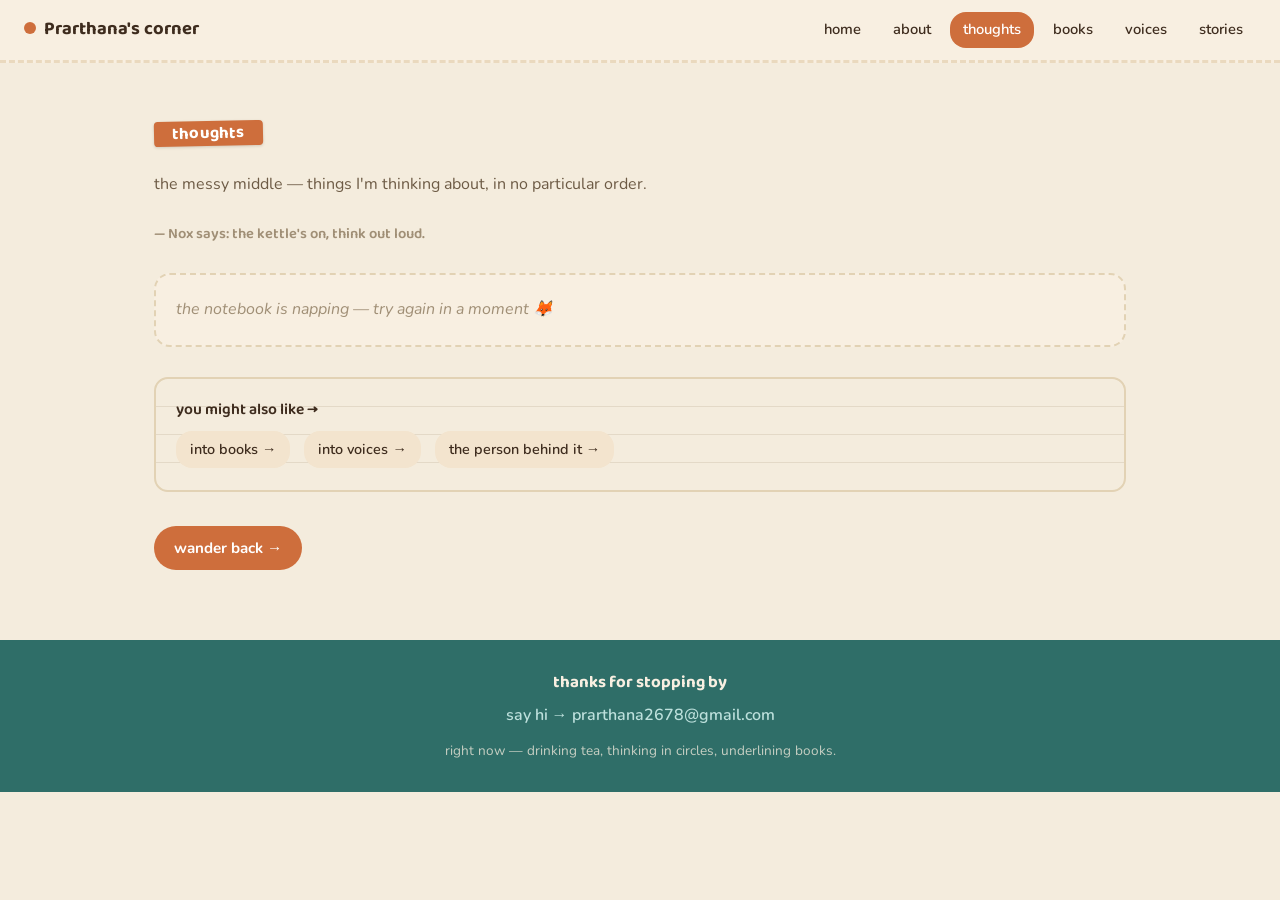
<file: thoughts.html>
<!DOCTYPE html>
<html lang="en">
<head>
<meta charset="UTF-8">
<meta name="viewport" content="width=device-width, initial-scale=1.0">
<title>thoughts · Prarthana's corner</title>
<link rel="preconnect" href="https://fonts.googleapis.com">
<link rel="preconnect" href="https://fonts.gstatic.com" crossorigin>
<link href="https://fonts.googleapis.com/css2?family=Baloo+2:wght@500;600;700&family=Nunito:wght@400;600&display=swap" rel="stylesheet">
<link rel="stylesheet" href="style.css">

  <!-- quiet visitor count — invisible to readers, you see it at prarthana.goatcounter.com -->
  <script data-goatcounter="https://prarthana.goatcounter.com/count" async src="//gc.zgo.at/count.js"></script>
</head>
<body style="--accent:var(--fur);--room:var(--fur)">

<header class="site-head">
  <a class="wordmark" href="index.html">Prarthana's corner</a>
  <nav class="site-nav">
    <a href="index.html">home</a>
    <a href="about.html">about</a>
    <a href="thoughts.html" class="active">thoughts</a>
    <a href="books.html">books</a>
    <a href="voices.html">voices</a>
    <a href="stories.html">stories</a>
  </nav>
</header>

<main>

  <section class="page">
    <div class="wrap">
      <div class="room-head">
        <h2 class="taped" style="--tape:var(--fur)">thoughts</h2>
        <p class="section-blurb">the messy middle — things I'm thinking about, in no particular order.</p>
        <p class="nox-line">— Nox says: the kettle's on, think out loud.</p>
      </div>

      <!-- your thoughts, newest first — a numbered list, click to read the whole post -->
      <ol class="post-list" id="postList">
        <li class="post-empty">gathering your thoughts…
          <span class="post-empty-hint">(if it stays quiet, check that the notebook script is deployed)</span>
        </li>
      </ol>

      <!-- the rabbit-hole strip: places to wander next -->
      <section class="rabbit-hole">
        <h3>you might also like →</h3>
        <a class="rh-link" href="books.html">into books →</a>
        <a class="rh-link" href="voices.html">into voices →</a>
        <a class="rh-link" href="about.html">the person behind it →</a>
      </section>

      <p class="room-back"><a class="btn" href="index.html#rooms">wander back →</a></p>
    </div>
  </section>

</main>

<footer class="site-foot">
  <p class="tag">thanks for stopping by</p>
  <a href="mailto:prarthana2678@gmail.com">say hi → prarthana2678@gmail.com</a>
  <p class="foot-line">right now — drinking tea, thinking in circles, underlining books.</p>
</footer>

<script src="posts.js"></script>
<script>
  const list = document.getElementById('postList');

  function render(posts) {
    if (!posts || !posts.length) {
      list.innerHTML = '<li class="post-empty">no thoughts in the kettle yet — the first one will brew here.'
        + '<span class="post-empty-hint">(written by the owner, in her writing nook)</span></li>';
      return;
    }
    list.innerHTML = posts.map(p =>
      '<li><a class="post-link" href="' + postHref(p.id) + '">' +
        '<span class="p-top"><span class="p-title">' + esc(p.title) + '</span>' +
        '<span class="p-date">' + esc(p.date) + '</span></span>' +
        (p.desc ? '<span class="p-desc">' + esc(p.desc) + '</span>' : '') +
        '<span class="p-more">read it →</span>' +
      '</a></li>'
    ).join('');
  }

  (async () => {
    try {
      render(await fetchPosts('thoughts', render));
    } catch (err) {
      list.innerHTML = '<li class="post-empty">the notebook is napping — try again in a moment 🦊</li>';
    }
  })();
</script>

</body>
</html>
</file>
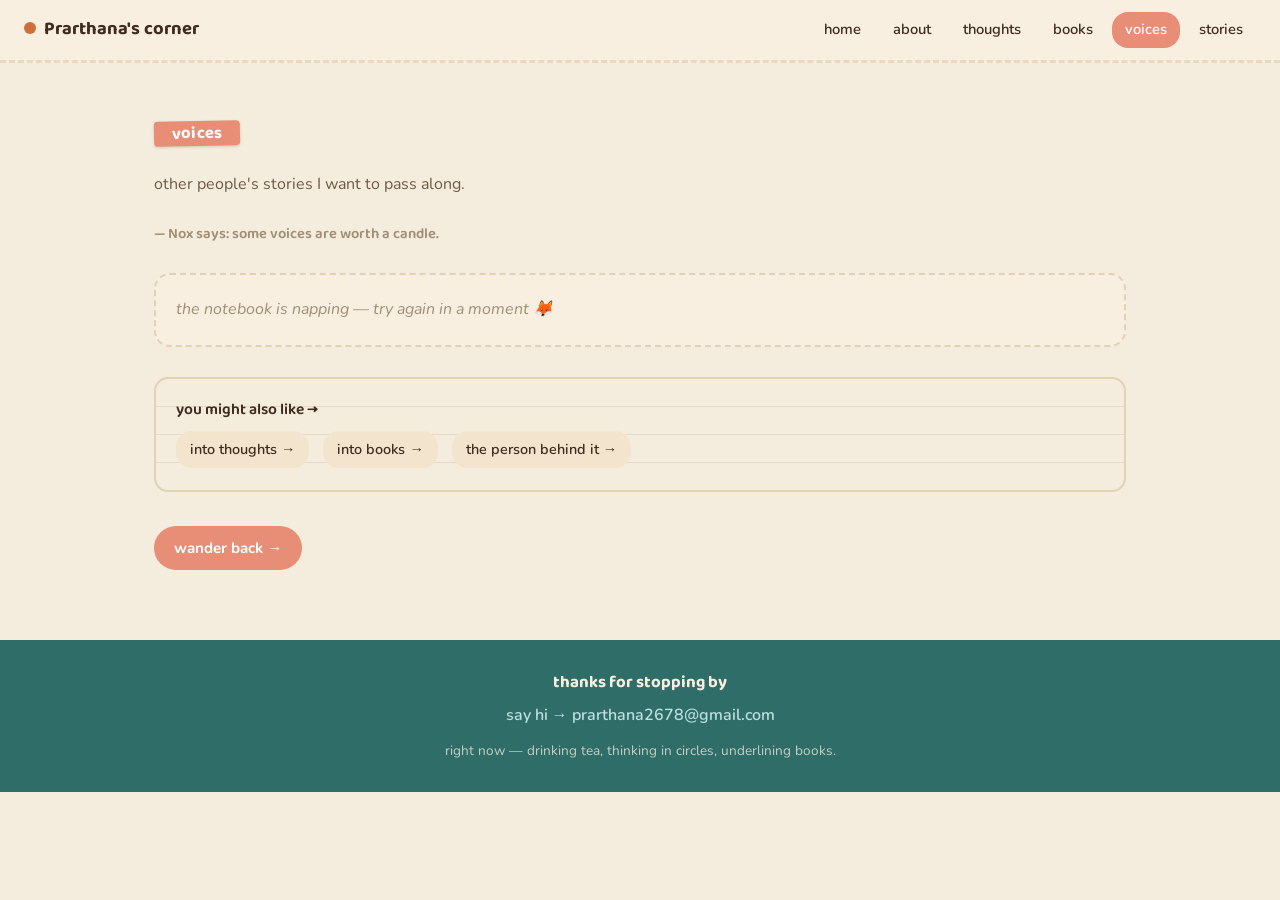
<file: voices.html>
<!DOCTYPE html>
<html lang="en">
<head>
<meta charset="UTF-8">
<meta name="viewport" content="width=device-width, initial-scale=1.0">
<title>voices · Prarthana's corner</title>
<link rel="preconnect" href="https://fonts.googleapis.com">
<link rel="preconnect" href="https://fonts.gstatic.com" crossorigin>
<link href="https://fonts.googleapis.com/css2?family=Baloo+2:wght@500;600;700&family=Nunito:wght@400;600&display=swap" rel="stylesheet">
<link rel="stylesheet" href="style.css">

  <!-- quiet visitor count — invisible to readers, you see it at prarthana.goatcounter.com -->
  <script data-goatcounter="https://prarthana.goatcounter.com/count" async src="//gc.zgo.at/count.js"></script>
</head>
<body style="--accent:var(--cheek);--room:var(--cheek)">

<header class="site-head">
  <a class="wordmark" href="index.html">Prarthana's corner</a>
  <nav class="site-nav">
    <a href="index.html">home</a>
    <a href="about.html">about</a>
    <a href="thoughts.html">thoughts</a>
    <a href="books.html">books</a>
    <a href="voices.html" class="active">voices</a>
    <a href="stories.html">stories</a>
  </nav>
</header>

<main>

  <section class="page">
    <div class="wrap">
      <div class="room-head">
        <h2 class="taped" style="--tape:var(--cheek)">voices</h2>
        <p class="section-blurb">other people's stories I want to pass along.</p>
        <p class="nox-line">— Nox says: some voices are worth a candle.</p>
      </div>

      <!-- the voices you pass along, newest first — a numbered list, click to read the whole post -->
      <ol class="post-list" id="postList">
        <li class="post-empty">gathering the voices…
          <span class="post-empty-hint">(if it stays quiet, check that the notebook script is deployed)</span>
        </li>
      </ol>

      <!-- the rabbit-hole strip: places to wander next -->
      <section class="rabbit-hole">
        <h3>you might also like →</h3>
        <a class="rh-link" href="thoughts.html">into thoughts →</a>
        <a class="rh-link" href="books.html">into books →</a>
        <a class="rh-link" href="about.html">the person behind it →</a>
      </section>

      <p class="room-back"><a class="btn" href="index.html#rooms">wander back →</a></p>
    </div>
  </section>

</main>

<footer class="site-foot">
  <p class="tag">thanks for stopping by</p>
  <a href="mailto:prarthana2678@gmail.com">say hi → prarthana2678@gmail.com</a>
  <p class="foot-line">right now — drinking tea, thinking in circles, underlining books.</p>
</footer>

<script src="posts.js"></script>
<script>
  const list = document.getElementById('postList');

  function render(posts) {
    if (!posts || !posts.length) {
      list.innerHTML = '<li class="post-empty">no voice shared yet — the first one will read here.'
        + '<span class="post-empty-hint">(written by the owner, in her writing nook)</span></li>';
      return;
    }
    list.innerHTML = posts.map(p =>
      '<li><a class="post-link" href="' + postHref(p.id) + '">' +
        '<span class="p-top"><span class="p-title">' + esc(p.title) + '</span>' +
        '<span class="p-date">' + esc(p.date) + '</span></span>' +
        (p.desc ? '<span class="p-desc">' + esc(p.desc) + '</span>' : '') +
        '<span class="p-more">read it →</span>' +
      '</a></li>'
    ).join('');
  }

  (async () => {
    try {
      render(await fetchPosts('voices', render));
    } catch (err) {
      list.innerHTML = '<li class="post-empty">the notebook is napping — try again in a moment 🦊</li>';
    }
  })();
</script>

</body>
</html>
</file>
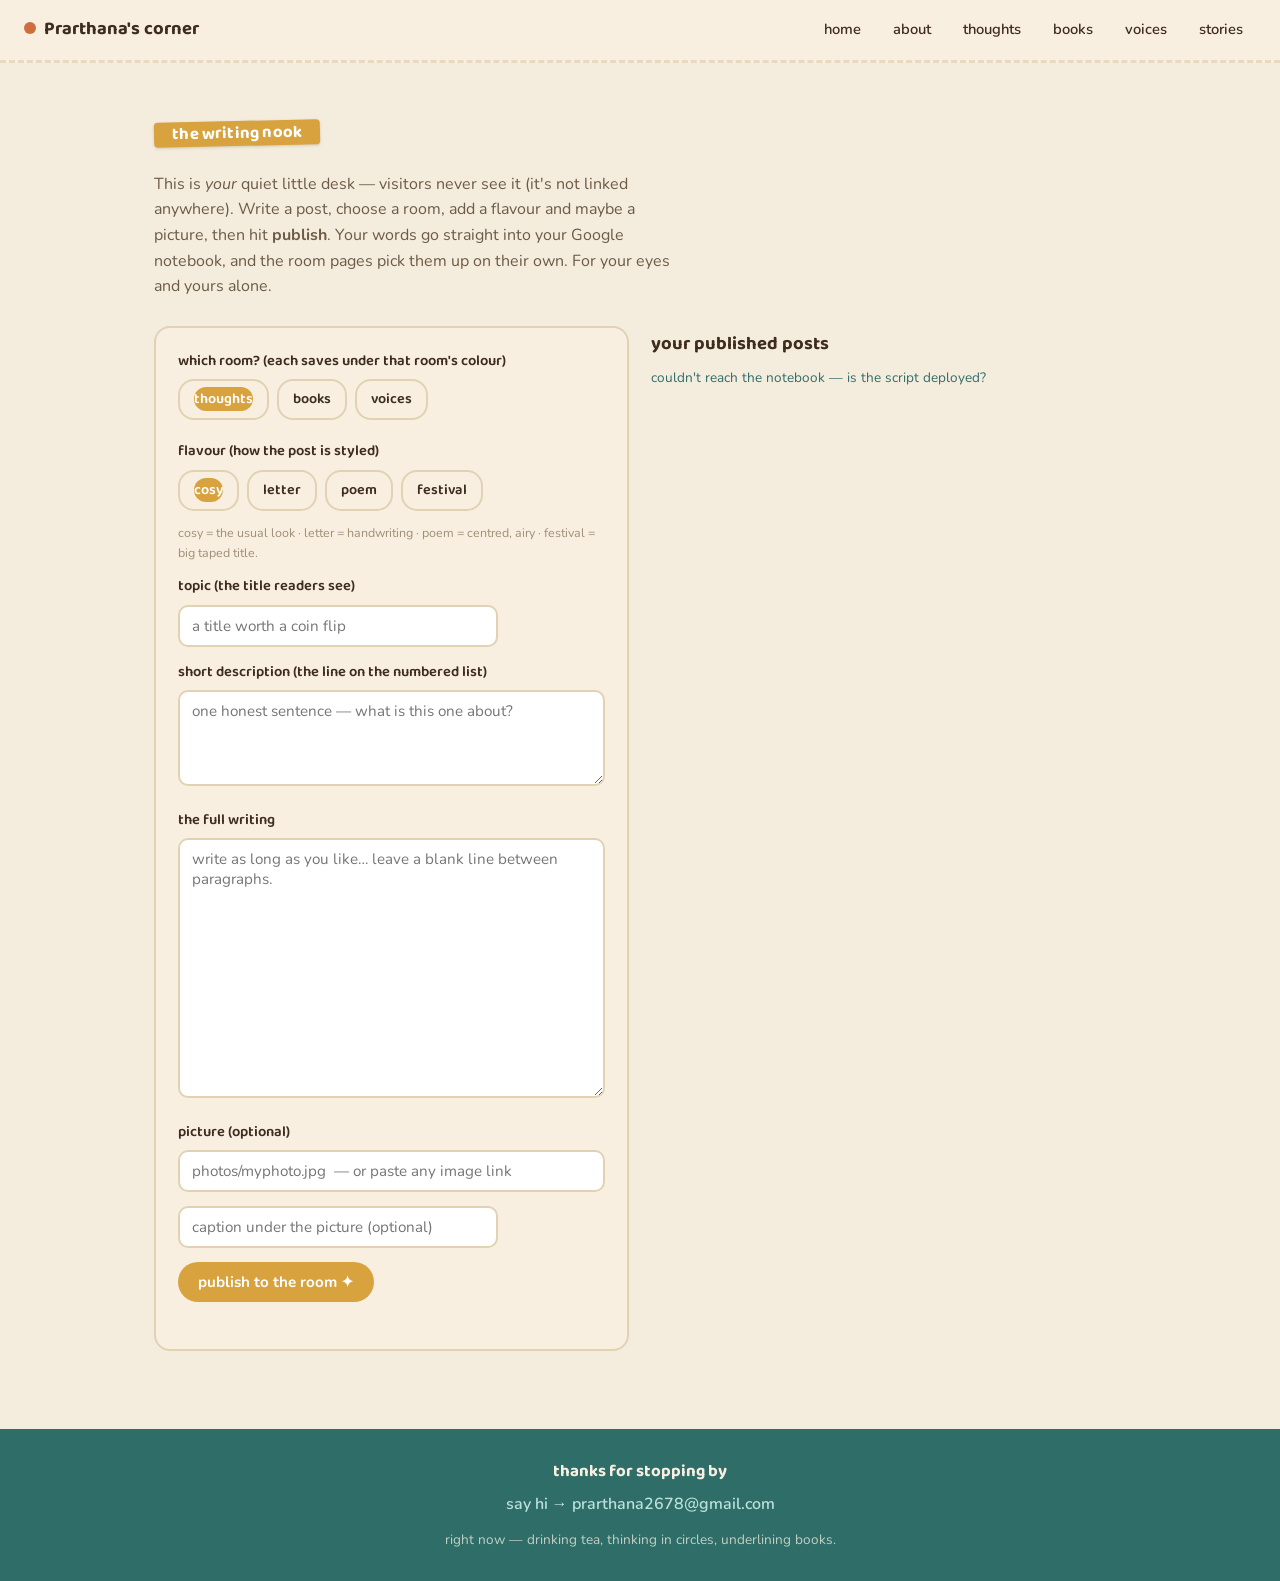
<file: writer.html>
<!DOCTYPE html>
<html lang="en">
<head>
<meta charset="UTF-8">
<meta name="viewport" content="width=device-width, initial-scale=1.0">
<title>the writing nook · Prarthana's corner</title>
<link rel="preconnect" href="https://fonts.googleapis.com">
<link rel="preconnect" href="https://fonts.gstatic.com" crossorigin>
<link href="https://fonts.googleapis.com/css2?family=Baloo+2:wght@500;600;700&family=Nunito:wght@400;600&display=swap" rel="stylesheet">
<link rel="stylesheet" href="style.css">

  <!-- quiet visitor count — invisible to readers, you see it at prarthana.goatcounter.com -->
  <script data-goatcounter="https://prarthana.goatcounter.com/count" async src="//gc.zgo.at/count.js"></script>
</head>
<body style="--accent:var(--mustard);--room:var(--mustard)">

<header class="site-head">
  <a class="wordmark" href="index.html">Prarthana's corner</a>
  <nav class="site-nav">
    <a href="index.html">home</a>
    <a href="about.html">about</a>
    <a href="thoughts.html">thoughts</a>
    <a href="books.html">books</a>
    <a href="voices.html">voices</a>
    <a href="stories.html">stories</a>
  </nav>
</header>

<main>
  <section class="page">
    <div class="wrap">
      <div class="room-head">
        <h2 class="taped" style="--tape:var(--mustard)">the writing nook</h2>
        <p class="nook-note">This is <em>your</em> quiet little desk — visitors never see it (it's not linked anywhere). Write a post, choose a room, add a flavour and maybe a picture, then hit <strong>publish</strong>. Your words go straight into your Google notebook, and the room pages pick them up on their own. For your eyes and yours alone.</p>
      </div>

      <div class="nook-grid">

        <!-- ---- the writing desk ---- -->
        <div class="form-box">
          <label>which room? (each saves under that room's colour)</label>
          <div class="pick">
            <label><input type="radio" name="room" value="thoughts" checked><span>thoughts</span></label>
            <label><input type="radio" name="room" value="books"><span>books</span></label>
            <label><input type="radio" name="room" value="voices"><span>voices</span></label>
          </div>

          <label>flavour (how the post is styled)</label>
          <div class="pick">
            <label><input type="radio" name="style" value="standard" checked><span>cosy</span></label>
            <label><input type="radio" name="style" value="letter"><span>letter</span></label>
            <label><input type="radio" name="style" value="poem"><span>poem</span></label>
            <label><input type="radio" name="style" value="festival"><span>festival</span></label>
          </div>
          <span class="hint">cosy = the usual look · letter = handwriting · poem = centred, airy · festival = big taped title.</span>

          <label>topic (the title readers see)</label>
          <input type="text" id="titleBox" maxlength="120" placeholder="a title worth a coin flip">

          <label>short description (the line on the numbered list)</label>
          <textarea id="descBox" maxlength="280" placeholder="one honest sentence — what is this one about?"></textarea>

          <label>the full writing</label>
          <textarea id="bodyBox" class="nook-big" placeholder="write as long as you like… leave a blank line between paragraphs."></textarea>

          <label>picture (optional)</label>
          <input type="text" id="imgBox" class="nook-link" list="photoList" placeholder="photos/myphoto.jpg  — or paste any image link">
          <datalist id="photoList">
            <option value="photos/me.jpg">
            <option value="photos/about-1.jpg">
            <option value="photos/about-2.jpg">
          </datalist>
          <input type="text" id="capBox" placeholder="caption under the picture (optional)">

          <button class="btn" onclick="publishPost()">publish to the room ✦</button>
          <p class="status" id="nookStatus"></p>
        </div>

        <!-- ---- the shelf of what's already written ---- -->
        <div>
          <h3 class="manage-title">your published posts</h3>
          <div id="manageList"><p class="status">gathering your words…</p></div>
        </div>

      </div>
    </div>
  </section>
</main>

<footer class="site-foot">
  <p class="tag">thanks for stopping by</p>
  <a href="mailto:prarthana2678@gmail.com">say hi → prarthana2678@gmail.com</a>
  <p class="foot-line">right now — drinking tea, thinking in circles, underlining books.</p>
</footer>

<!-- hidden form: sends to the notebook without reloading the page -->
<iframe name="nookTarget" style="display:none"></iframe>
<form id="nookForm" method="POST" target="nookTarget">
  <input type="hidden" name="action" value="addpost">
  <input type="hidden" name="key" value="prarthana-pours-the-tea">
  <input type="hidden" name="id" value="">
  <input type="hidden" name="room" value="thoughts">
  <input type="hidden" name="style" value="standard">
  <input type="hidden" name="title" value="">
  <input type="hidden" name="desc" value="">
  <input type="hidden" name="body" value="">
  <input type="hidden" name="image" value="">
  <input type="hidden" name="caption" value="">
</form>

<script src="posts.js"></script>
<script>
  const nookForm   = document.getElementById('nookForm');
  const nookTarget = document.querySelector('iframe[name=nookTarget]');
  const statusEl   = document.getElementById('nookStatus');
  const manageEl   = document.getElementById('manageList');

  // the form's address is set once here, so unpublish works even
  // before the first publish of the day (this was the bug!)
  nookForm.action = POSTS_URL;

  let pendingDelete = null;   // the id we're trying to take down

  nookTarget.addEventListener('load', () => {
    if (pendingDelete) {
      // a delete just finished — confirm it actually disappeared
      const gone = pendingDelete;
      pendingDelete = null;
      loadManage(gone);
    } else {
      statusEl.textContent = 'saved to the notebook ✦';
      loadManage();
    }
  });

  function currentRoom() {
    const r = document.querySelector('input[name=room]:checked');
    return r ? r.value : 'thoughts';
  }

  function publishPost() {
    const title = document.getElementById('titleBox').value.trim();
    const body  = document.getElementById('bodyBox').value.trim();
    if (!title) { statusEl.textContent = 'give it a topic first 🦊'; return; }
    if (!body)  { statusEl.textContent = 'the writing is empty — write a little first.'; return; }

    nookForm.action    = POSTS_URL;
    nookForm.querySelector('[name=action]').value  = 'addpost';
    nookForm.querySelector('[name=id]').value      = 't' + Date.now().toString(36) + Math.random().toString(36).slice(2, 7);
    nookForm.querySelector('[name=room]').value    = currentRoom();
    nookForm.querySelector('[name=style]').value   = document.querySelector('input[name=style]:checked').value;
    nookForm.querySelector('[name=title]').value   = title;
    nookForm.querySelector('[name=desc]').value    = document.getElementById('descBox').value.trim();
    nookForm.querySelector('[name=body]').value    = body;
    nookForm.querySelector('[name=image]').value   = document.getElementById('imgBox').value.trim();
    nookForm.querySelector('[name=caption]').value = document.getElementById('capBox').value.trim();

    statusEl.textContent = 'publishing…';
    nookForm.submit();
    forgetPostsCache();
    document.getElementById('titleBox').value = '';
    document.getElementById('descBox').value  = '';
    document.getElementById('bodyBox').value  = '';
    document.getElementById('imgBox').value   = '';
    document.getElementById('capBox').value   = '';
  }

  function unpublishPost(id) {
    pendingDelete = id;
    nookForm.querySelector('[name=action]').value = 'deletepost';
    nookForm.querySelector('[name=id]').value     = id;
    statusEl.textContent = 'taking it down…';
    nookForm.submit();
    forgetPostsCache();
  }

  async function loadManage(awaitingGone) {
    try {
      renderManage(await fetchPosts(null, renderManage), awaitingGone);
    } catch (err) {
      manageEl.innerHTML = '<p class="status">couldn\'t reach the notebook — is the script deployed?</p>';
    }
  }

  function renderManage(posts, awaitingGone) {
    if (awaitingGone) {
      const stillThere = posts.some(p => p.id === awaitingGone);
      statusEl.textContent = stillThere
        ? 'still there — the notebook said no. (key + script ok? try once more)'
        : 'taken down ✦';
    }
    if (!posts || !posts.length) {
      manageEl.innerHTML = '<p class="status">nothing published yet — your first post is waiting.</p>';
      return;
    }
    manageEl.innerHTML = posts.map(p =>
      '<div class="manage-item">' +
        '<div><div class="mi-title">' + esc(p.title) + '</div>' +
        '<div class="mi-meta">' + esc(p.room) + ' · ' + esc(p.date) + ' · ' + esc(p.style) + '</div></div>' +
        '<button class="unpub" onclick="unpublishPost(\'' + esc(p.id) + '\')">unpublish ✕</button>' +
      '</div>'
    ).join('');
  }

  loadManage();
</script>

</body>
</html>
</file>
<file: style.css>
/* ============================================================
   Prarthana's corner · style.css
   The one shared stylesheet. Every page links this file, so
   the whole site shares one identity — same fonts, same lines,
   same cozy palette. Each room just changes --accent.
   ============================================================ */

* { margin:0; padding:0; box-sizing:border-box; }

/* ---------- the palette (lives here once) ---------- */
:root{
  --paper:#F4ECDD;    /* page background — warm paper */
  --cream:#F8EFE1;    /* cards, bubbles, header */
  --paw:#F3E4CE;      /* light cream — hovers */
  --ink:#3E2C1E;      /* main text — dark cocoa */
  --fur:#CE6E3C;      /* Nox's fur — the red accent */
  --fur-d:#B25628;    /* darker fox fur */
  --cup:#3E8E86;      /* teal coffee — secondary accent */
  --cup-d:#2F6E68;    /* darker teal */
  --lid:#EAD9BE;      /* soft sand — borders & dashes */
  --cheek:#E88E77;    /* blush pink */
  --mustard:#D8A33F;  /* mustard */
  --steam:#B9A98F;    /* muted tan — small labels */

  --accent: var(--cup);   /* default accent (teal). Rooms change this. */
  --card-border:#e2d2b4;  /* soft line for card edges */
  --faint:#a08f76;        /* quiet secondary text */
}

/* ---------- base ---------- */
html{ scroll-behavior:smooth; }

body{
  font-family:'Nunito',sans-serif;
  font-size:16px;
  line-height:1.6;
  color:var(--ink);
  background:var(--paper);
}

h1,h2,h3,.display{ font-family:'Baloo 2',cursive; font-weight:700; line-height:1.15; }

a{ color:var(--accent); }

/* ---------- main layout wrapper ---------- */
.wrap{ max-width:1020px; margin:0 auto; padding:0 24px; }
main{ display:block; }

/* ---------- top bar ---------- */
.site-head{
  position:sticky; top:0; z-index:40;
  display:flex; align-items:center; justify-content:space-between;
  flex-wrap:wrap; gap:8px 16px;
  padding:12px 24px;
  background:var(--cream);
  border-bottom:3px dashed var(--lid);
}

/* small fur-colour dot in front of the name = Nox's paw print */
.wordmark{
  font-family:'Baloo 2',cursive; font-weight:700; font-size:1.15rem;
  color:var(--ink); text-decoration:none;
}
.wordmark::before{
  content:""; display:inline-block; width:12px; height:12px;
  border-radius:50%; background:var(--fur); margin-right:8px;
}

.site-nav{ display:flex; flex-wrap:wrap; gap:6px; }
.site-nav a{
  color:var(--ink); text-decoration:none; font-weight:600; font-size:.92rem;
  padding:6px 13px; border-radius:16px;
}
.site-nav a:hover{ background:var(--paw); }
/* highlight the page you're on */
.site-nav a.active{ background:var(--accent); color:#fff; }

/* ---------- buttons ---------- */
.btn{
  display:inline-block;
  font-family:'Nunito',sans-serif; font-weight:700; font-size:.95rem;
  color:#fff; background:var(--accent);
  padding:10px 20px; border-radius:24px; text-decoration:none;
  transition:transform .15s ease, filter .15s ease;
}
.btn:hover{ transform:translateY(-2px); filter:brightness(1.06); }

/* ---------- section titles (washi-tape scrapbook strip) ---------- */
.section{ padding:54px 0; }
.section + .section{ border-top:3px dashed var(--lid); }

.taped{
  display:inline-block;
  padding:3px 18px; border-radius:4px;
  background:var(--tape, var(--fur));
  color:#fff; font-size:1.05rem; letter-spacing:.2px;
  transform:rotate(-1.2deg);
  box-shadow:0 1px 3px rgba(62,44,30,.18);
  margin-bottom:26px;
}
.section-blurb{ color:#6d5b45; max-width:56ch; margin-bottom:26px; }

/* ---------- photo hero on the homepage ---------- */
.hero{
  padding:64px 0 48px;
  background:
    radial-gradient(circle at 6% 110%, rgba(206,110,60,.10), transparent 42%),
    radial-gradient(circle at 96% 0%,  rgba(62,142,134,.12),  transparent 46%);
}
.hero .wrap{ display:flex; align-items:center; justify-content:space-between; gap:44px; flex-wrap:wrap; }
.hero-text{ flex:1 1 320px; }
.hero-text h1{ font-size:clamp(2.1rem,6vw,3.1rem); }
.hero-text .hello{ color:var(--cup); }
.tagline{
  font-family:'Baloo 2',cursive; font-weight:600; font-size:1.15rem;
  color:var(--fur-d); margin-top:8px;
}
.bio{ margin-top:14px; color:#6d5b45; max-width:46ch; }
.hero .btn{ margin-top:24px; }

/* the photo card slides in from the right once the intro reveals */
.photo{ flex:0 1 460px; transform:translateX(70px); opacity:0;
  transition:transform .9s ease .25s, opacity .9s ease .25s; }
body.revealed .photo{ transform:none; opacity:1; }

/* tiny Nox stands beside the big frame */
.photo-stage{ display:flex; align-items:flex-end; gap:8px; }
.mini-fox{ width:62px; height:auto; flex:0 0 auto; margin-bottom:34px; }

.photo-card{
  position:relative; flex:1 1 auto;
  background:#fff;
  padding:14px 14px 48px; border-radius:8px;
  box-shadow:0 10px 24px rgba(62,44,30,.18);
  transform:rotate(2deg);
}
.photo-card img{ width:100%; height:auto; display:block; border-radius:4px;
  aspect-ratio:4/3; object-fit:cover; }
.photo-caption{
  position:absolute; left:0; right:0; bottom:14px; text-align:center;
  font-family:'Baloo 2',cursive; font-weight:600; font-size:.92rem; color:var(--ink);
}
.photo-tape{
  position:absolute; top:-14px; left:50%;
  width:112px; height:28px;
  background:var(--mustard); opacity:.85; border-radius:3px;
  transform:translateX(-50%) rotate(-4deg);
}
/* note hiding at the very top of the DOM, revealed once --shownote is set */
.photo-note{ display:none; }

/* ---------- latest peek cards ---------- */
.cards{ display:grid; grid-template-columns:repeat(auto-fit,minmax(min(230px,100%),1fr)); gap:16px; }
.card{
  background:var(--cream); border:2px solid var(--card-border); border-radius:16px;
  padding:20px 18px; text-decoration:none; color:var(--ink);
  box-shadow:0 3px 8px rgba(62,44,30,.07);
  transition:transform .15s ease, box-shadow .15s ease;
}
.card:hover{ transform:translateY(-4px); box-shadow:0 8px 16px rgba(62,44,30,.12); }
.card .room{
  font-family:'Baloo 2',cursive; font-weight:700; font-size:.78rem; letter-spacing:.4px;
  text-transform:lowercase; color:var(--room, var(--cup));
}
.card .post{ margin-top:8px; font-weight:600; }
.card .soon{ font-size:.85rem; color:var(--faint); margin-top:8px; }

/* ---------- room guide / navigation guide ---------- */
.guide .wrap{ display:flex; align-items:flex-start; gap:30px; flex-wrap:wrap; }
.guide-side{ flex:1 1 220px; max-width:260px; }
.guide-side .section-blurb{ margin-bottom:0; }
.guide-rooms{ flex:2 1 400px; display:grid; grid-template-columns:repeat(auto-fit,minmax(200px,1fr)); gap:14px; }

.room-card{
  background:var(--cream); border:2px solid var(--card-border); border-radius:16px;
  padding:20px 18px; text-decoration:none; color:var(--ink);
  box-shadow:0 3px 8px rgba(62,44,30,.07);
  transition:transform .15s ease, background .15s ease;
}
.room-card:hover{ transform:translateY(-4px) rotate(-.5deg); background:#fff; }
.room-card .dot{ display:inline-block; width:11px; height:11px; border-radius:50%; background:var(--room, var(--fur)); margin-right:7px; }
.room-card h3{ font-size:1.05rem; margin-bottom:4px; }
.room-card p{ font-size:.88rem; color:#6d5b45; }

/* the little fox peeking beside the guide */
.nox-flag{ margin-top:14px; font-family:'Baloo 2',cursive; font-weight:600; font-size:.95rem; color:var(--fur-d); }
.nox-flag svg{ width:74px; height:auto; display:block; margin-bottom:6px; }

/* ---------- the about page ---------- */
.page{ padding:58px 0; }
.about-grid{ display:flex; align-items:flex-start; gap:48px; flex-wrap:wrap; }
.about-text{ flex:1 1 320px; }
.about-text h2{ font-size:2rem; margin-bottom:14px; }
.about-text p{ color:#6d5b45; margin-bottom:16px; max-width:52ch; }
.about-text .btn{ margin-top:8px; }

/* the rotating photo show (slideshow of polaroids) */
.photo-show{ flex:0 1 340px; margin:0 auto; width:100%; max-width:340px; }
.slides{
  position:relative; aspect-ratio:4/5;
  background:#fff; border:9px solid #fff; border-radius:10px;
  box-shadow:0 10px 24px rgba(62,44,30,.18);
  transform:rotate(-1.5deg);
  overflow:hidden;
}
.slide{ position:absolute; inset:0; width:100%; height:100%;
  object-fit:cover; opacity:0; transition:opacity .7s ease; }
.slide.on{ opacity:1; }

.s-btn{
  position:absolute; top:50%; transform:translateY(-50%);
  width:34px; height:34px; border-radius:50%;
  border:2px solid var(--cup); background:var(--cream); color:var(--cup);
  font-size:1.05rem; font-weight:700; cursor:pointer;
  box-shadow:0 2px 6px rgba(62,44,30,.15);
}
.s-btn:hover{ background:#fff; }
.s-prev{ left:-12px; }
.s-next{ right:-12px; }

.dots{ display:flex; justify-content:center; gap:8px; margin-top:14px; }
.dot{
  width:10px; height:10px; border-radius:50%;
  border:none; background:var(--lid); cursor:pointer; padding:0;
}
.dot.on{ background:var(--cup); }

/* a torn corner scrap strip, little instruction note */
.insta-note{
  margin-top:18px; text-align:center;
  font-family:'Baloo 2',cursive; font-weight:600; font-size:.9rem; color:var(--faint);
}

/* ---------- the about story ---------- */
.story{ max-width:620px; }
.story p{ color:#6d5b45; margin-bottom:16px; }
.story .lead{ font-family:'Baloo 2',cursive; font-weight:600; font-size:1.22rem; color:var(--ink); }
.pull{
  border-left:5px solid var(--mustard); background:var(--cream);
  border-radius:0 12px 12px 0; padding:16px 18px; margin:22px 0;
  font-family:'Baloo 2',cursive; font-weight:600; font-size:1.06rem; color:var(--ink);
}

/* ---------- single rooms (thoughts / books / voices) ---------- */
.room-head p{ max-width:52ch; }
.nox-line{ margin-top:10px; font-family:'Baloo 2',cursive; font-weight:600; font-size:.92rem; color:var(--faint); }

/* one post's card */
.post-card{
  background:var(--cream); border:2px solid var(--card-border); border-radius:16px;
  padding:26px 24px; margin-top:30px;
  border-top:6px solid var(--room, var(--fur));
  box-shadow:0 3px 10px rgba(62,44,30,.08);
}
.post-date{ font-family:'Baloo 2',cursive; font-weight:700; font-size:.8rem; letter-spacing:.3px;
  text-transform:lowercase; color:var(--room, var(--fur)); }
.post-card h3{ font-size:1.35rem; margin:6px 0 10px; }
.post-body{ color:#6d5b45; margin:0; }

/* the rabbit-hole strip under each post */
.rabbit-hole{
  margin-top:30px;
  background:
    repeating-linear-gradient(to bottom, transparent 0 27px, rgba(185,169,143,.28) 27px 28px);
  border:2px solid var(--card-border); border-radius:14px;
  padding:22px 20px 12px;
}
.rabbit-hole h3{ font-family:'Baloo 2',cursive; font-weight:600; font-size:.98rem; margin-bottom:12px; }
.rh-link{
  display:inline-block; margin:0 10px 10px 0; padding:7px 14px; border-radius:16px;
  background:var(--paw); color:var(--ink); text-decoration:none;
  font-weight:600; font-size:.9rem;
}
.rh-link:hover{ background:#fff; }
.room-back{ margin-top:34px; text-align:left; }

/* ---------- the "your stories" page ---------- */
.form-box{
  background:var(--cream); border:2px solid var(--card-border); border-radius:16px;
  padding:22px; margin-bottom:8px;
}
.form-box label{
  display:block; font-family:'Baloo 2',cursive; font-weight:600;
  font-size:.92rem; margin-bottom:6px; color:var(--ink);
}
.form-box input[type=text], .form-box textarea{
  width:100%; font-family:'Nunito',sans-serif; font-size:.95rem; color:var(--ink);
  background:#fff; border:2px solid var(--card-border); border-radius:10px;
  padding:9px 12px; margin-bottom:14px;
}
.form-box input[type=text]{ max-width:320px; }
.form-box textarea{ resize:vertical; min-height:96px; }
.form-box .btn{ border:none; cursor:pointer; }

.status{ font-size:.85rem; color:var(--cup-d); margin-top:8px; min-height:1.2em; }

.shelf-title{ font-family:'Baloo 2',cursive; font-weight:700; font-size:1.35rem; margin:8px 0 2px; }
.shelf-title span{ font-size:.8rem; color:var(--faint); font-weight:600; }

/* the tiny quiet "manage" control on the shelf */
.shelf-manage{
  background:none; border:none; padding:0; margin:2px 0 4px;
  font-family:'Nunito',sans-serif; font-size:.78rem; color:var(--faint);
  cursor:pointer; text-decoration:underline;
}
.shelf-manage:hover{ color:var(--fur-d); }

.shelf{
  display:grid; grid-template-columns:repeat(auto-fill,minmax(215px,1fr));
  gap:18px; margin-top:16px;
}
.note{
  position:relative; background:var(--cream); border:2px solid var(--card-border);
  border-radius:12px; padding:20px 16px 14px;
  box-shadow:0 4px 10px rgba(62,44,30,.08);
}
/* the little tape strip on top of each card */
.note::before{
  content:""; position:absolute; top:-9px; left:50%;
  transform:translateX(-50%) rotate(-3deg);
  width:76px; height:18px; background:var(--mustard);
  opacity:.75; border-radius:2px;
}
.note .who{ font-family:'Baloo 2',cursive; font-weight:700; font-size:.85rem; color:var(--fur-d); }
.note .msg{ margin-top:6px; font-size:.92rem; color:#3a2c1e; word-break:break-word; }
.note .when{ margin-top:10px; font-size:.72rem; color:var(--faint); }
.note-remove{
  display:block; margin-top:10px; padding:0; border:none; background:transparent;
  font-family:'Nunito',sans-serif; font-size:.78rem; color:var(--faint);
  cursor:pointer; text-decoration:underline;
}
.note-remove:hover{ color:var(--fur-d); }
.shelf-empty{ color:var(--faint); font-style:italic; }

/* ---------- footer ---------- */
.site-foot{
  margin-top:12px;
  background:var(--cup-d); color:var(--cream); text-align:center;
  padding:30px 24px;
}
.site-foot .tag{ font-family:'Baloo 2',cursive; font-weight:700; font-size:1.05rem; margin-bottom:6px; }
.site-foot a{ color:#bde0dc; font-weight:600; text-decoration:none; }
.site-foot a:hover{ text-decoration:underline; }
.site-foot .foot-line{ font-size:.85rem; opacity:.75; margin-top:12px; }

/* ---------- small screens ---------- */
@media (max-width:640px){
  .hero{ padding:48px 0 36px; }
  .site-head{ justify-content:center; text-align:center; }
}

/* ============================================================
   YOUR written posts : the numbered list (room pages)
   ============================================================ */
.post-list{ list-style:none; counter-reset:postnum; display:grid; gap:14px; margin-top:26px; padding:0; }
.post-list li{ counter-increment:postnum; }

.post-link{
  position:relative; display:block;
  background:var(--cream); border:2px solid var(--card-border); border-radius:16px;
  padding:20px 20px 18px 62px; text-decoration:none; color:var(--ink);
  box-shadow:0 3px 8px rgba(62,44,30,.07);
  transition:transform .15s ease, box-shadow .15s ease;
}
.post-link:hover{ transform:translateY(-3px); box-shadow:0 8px 16px rgba(62,44,30,.12); }
/* the big number, in the room's colour — 1., 2., 3. … */
.post-link::before{
  content:counter(postnum);
  position:absolute; left:16px; top:22px;
  font-family:'Baloo 2',cursive; font-weight:700; font-size:1.25rem;
  color:var(--room,var(--fur));
}
.p-top{ display:flex; justify-content:space-between; align-items:baseline; gap:10px; }
.p-title{ font-family:'Baloo 2',cursive; font-weight:700; font-size:1.1rem; }
.p-date{ font-size:.75rem; color:var(--faint); white-space:nowrap; }
.p-desc{ display:block; margin-top:6px; font-size:.93rem; color:#6d5b45; }
.p-more{ display:inline-block; margin-top:10px; font-size:.82rem; font-weight:600; color:var(--room,var(--fur)); }

.post-empty{ background:var(--cream); border:2px dashed var(--card-border); border-radius:16px;
  padding:22px 20px; color:var(--faint); font-style:italic; }
.post-empty-hint{ display:block; margin-top:6px; font-style:normal; font-size:.85rem; }

/* ============================================================
   A single post : the reading page (post.html)
   ============================================================ */
.post-page{ max-width:680px; margin:0 auto; }
.post-kicker{ display:inline-block; font-family:'Baloo 2',cursive; font-weight:700;
  font-size:.78rem; letter-spacing:.4px; text-transform:lowercase;
  padding:4px 12px; border-radius:12px; background:var(--cream);
  border:1px solid var(--card-border); color:var(--room,var(--fur)); }
.post-title{ font-size:clamp(1.9rem,5.5vw,2.7rem); margin:14px 0 4px; }
.post-date2{ font-size:.85rem; color:var(--faint); margin-bottom:6px; }
.post-lead{ font-family:'Baloo 2',cursive; font-weight:600; font-size:1.18rem;
  color:var(--room,var(--fur-d)); margin:16px 0; }
.post-pic{ margin:22px 0; }
.post-pic img{ width:100%; height:auto; display:block; border-radius:8px;
  border:8px solid #fff; box-shadow:0 8px 18px rgba(62,44,30,.16);
  transform:rotate(-1deg); }
.post-cap{ text-align:center; font-family:'Baloo 2',cursive; font-weight:600;
  font-size:.85rem; color:var(--faint); margin-top:10px; }
.post-body2 p{ color:#3f3123; margin-bottom:18px; }

/* flavour: letter — handwritten, like a note slipped into a book sleeve */
.flavour-letter .post-title{ font-family:'Caveat',cursive; font-weight:600;
  font-size:clamp(2.3rem,6vw,3.1rem); }
.flavour-letter .post-body2{ font-family:'Caveat',cursive; font-size:1.4rem;
  line-height:1.5; color:#493726; }
.flavour-letter .post-body2 p{ margin-bottom:14px; }
/* flavour: poem — airy, centred, shorter lines */
.flavour-poem .post-title{ text-align:center; }
.flavour-poem .post-lead{ text-align:center; }
.flavour-poem .post-body2{ max-width:46ch; margin:0 auto; text-align:center; }
/* flavour: festival — big taped title, like a cork-board pole */
.flavour-festival .post-title{ display:inline-block; padding:4px 20px; border-radius:6px;
  background:var(--room,var(--mustard)); color:#fff; transform:rotate(-1.2deg);
  box-shadow:0 2px 5px rgba(62,44,30,.2); margin-top:18px; }
.flavour-festival .post-lead{ margin-top:20px; }

/* a post that wandered off */
.missing{ text-align:center; color:var(--faint); padding:40px 0; }
.missing .big{ font-family:'Baloo 2',cursive; font-weight:700; font-size:1.5rem; color:var(--ink); }

/* ============================================================
   The writing nook (writer.html — your private tool)
   ============================================================ */
.nook-note{ color:#6d5b45; max-width:60ch; margin-bottom:26px; }
.nook-grid{ display:grid; grid-template-columns:1fr 1fr; gap:22px; align-items:start; }
@media (max-width:860px){ .nook-grid{ grid-template-columns:1fr; } }

/* little choice chips (room / flavour / photo) */
.pick{ display:flex; flex-wrap:wrap; gap:8px; margin-bottom:14px; }
.pick input{ position:absolute; opacity:0; pointer-events:none; }
.pick label{ display:inline-block; padding:7px 14px; border-radius:16px; cursor:pointer;
  background:var(--cream); border:2px solid var(--card-border);
  font-weight:600; font-size:.9rem; color:var(--ink); }
.pick label:hover{ background:var(--paw); }
.pick input:checked + span{ background:var(--accent); color:#fff; border-radius:16px; }

.form-box textarea.nook-big{ min-height:260px; }
.form-box .hint{ font-size:.78rem; color:var(--faint); display:block; margin:-8px 0 12px; }
.form-box input[type=text].nook-link{ width:100%; max-width:none; }

.manage-title{ font-family:'Baloo 2',cursive; font-weight:700; font-size:1.15rem; margin:8px 0 12px; }
.manage-item{ display:flex; align-items:center; justify-content:space-between; gap:12px;
  background:var(--cream); border:2px solid var(--card-border); border-radius:12px;
  padding:11px 14px; margin-bottom:10px; }
.manage-item .mi-title{ font-weight:700; }
.manage-item .mi-meta{ font-size:.76rem; color:var(--faint); margin-top:2px; }
.unpub{ background:none; border:1px solid var(--card-border); border-radius:14px;
  padding:5px 12px; font-family:'Nunito',sans-serif; font-size:.8rem;
  color:var(--fur-d); cursor:pointer; white-space:nowrap; }
.unpub:hover{ background:#fff; }
</file>
